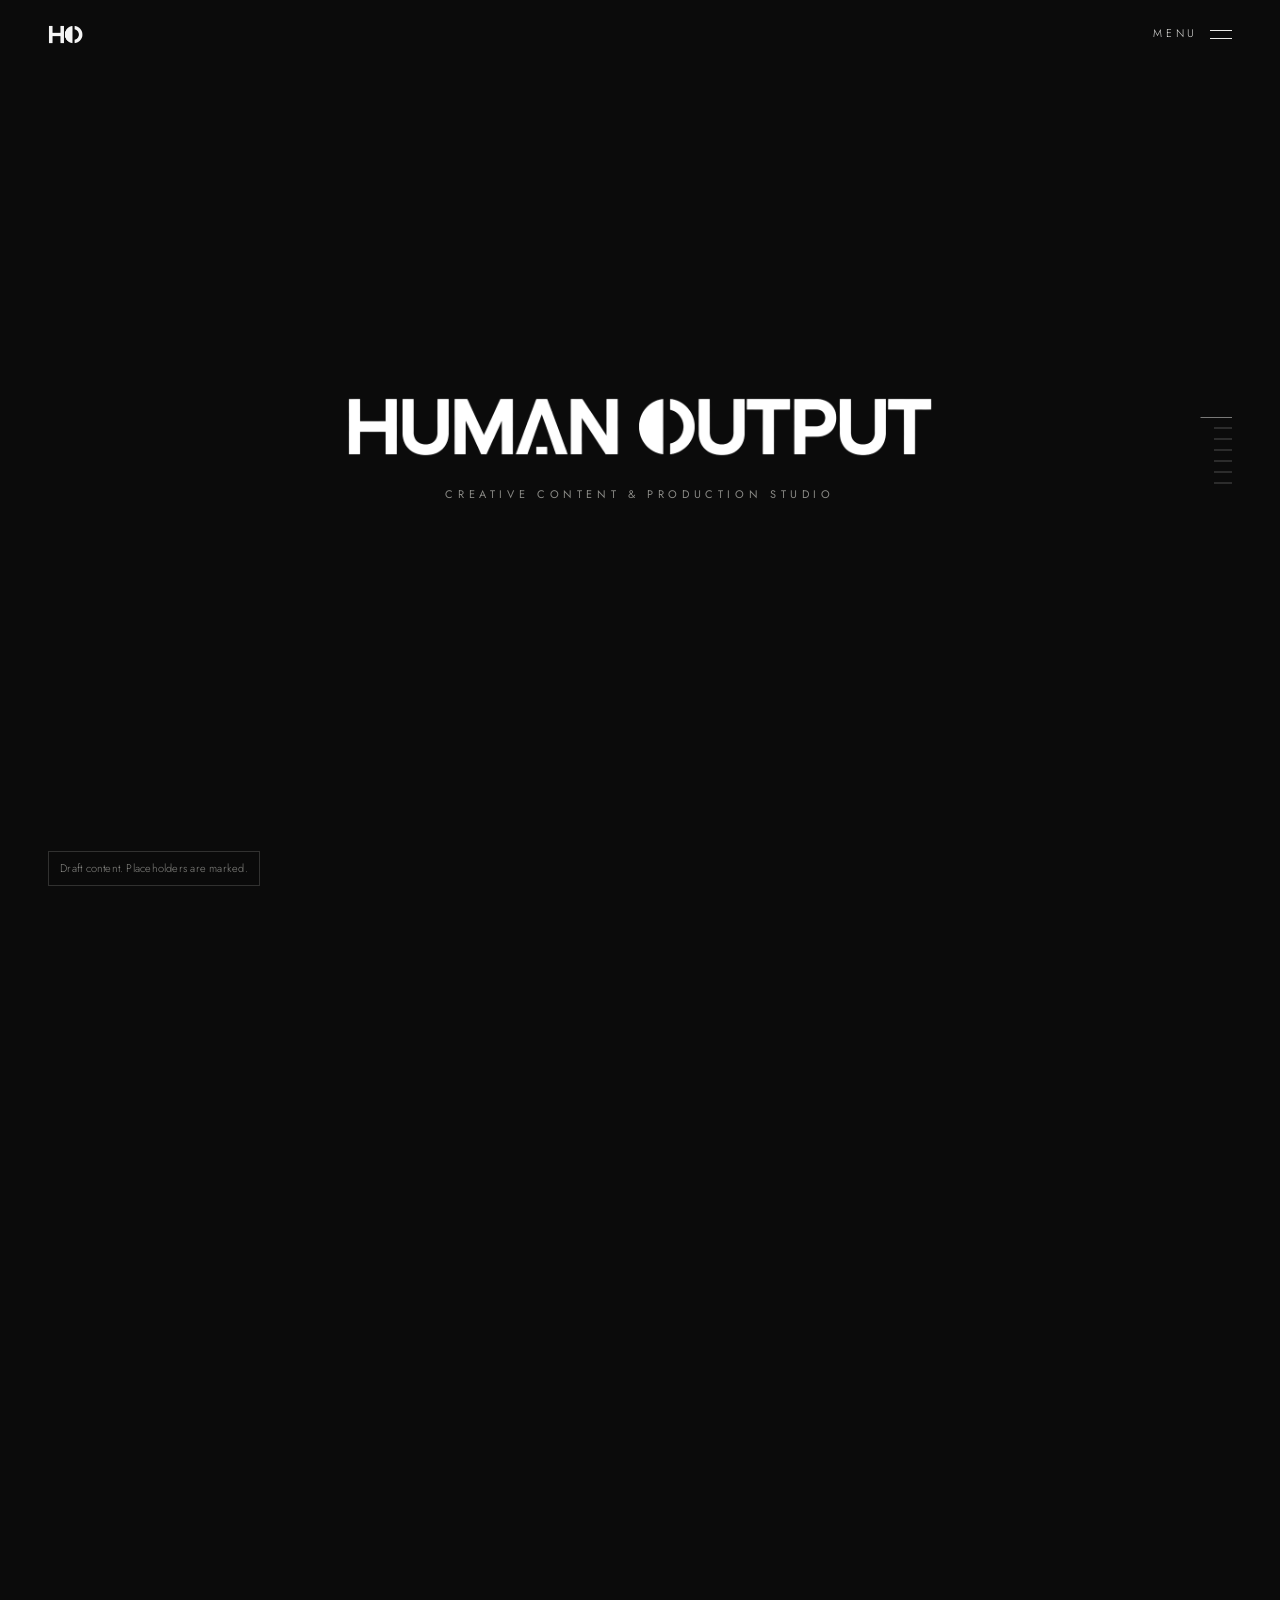
<file: index.html>
<!doctype html>
<html lang="en" class="no-js" data-draft="true">
<head>
<meta charset="utf-8">
<title>HUMAN OUTPUT</title>
<meta name="viewport" content="width=device-width, initial-scale=1, viewport-fit=cover">
<meta name="description" content="Creative content and production studio. Selected work.">
<meta name="theme-color" content="#0b0b0b">
<meta property="og:title" content="HUMAN OUTPUT">
<meta property="og:description" content="Creative content and production studio. Selected work.">
<meta property="og:type" content="website">
<meta property="og:image" content="assets/og.jpg">
<meta name="twitter:card" content="summary_large_image">
<link rel="icon" href="assets/favicon.png" sizes="256x256">
<link rel="apple-touch-icon" href="assets/apple-touch-icon.png">
<link rel="preconnect" href="https://fonts.googleapis.com">
<link rel="preconnect" href="https://fonts.gstatic.com" crossorigin>
<link rel="stylesheet" href="https://fonts.googleapis.com/css2?family=Jost:wght@300;400;500&display=swap">
<link rel="stylesheet" href="css/site.css">
</head>
<body>
<a class="skip-link" href="#main">Skip to content</a>
<header class="header">
  <a class="brand" href="index.html" aria-label="HUMAN OUTPUT, home">
    <img src="assets/monogram.png" alt="HUMAN OUTPUT" width="138" height="76" fetchpriority="high">
  </a>
  <button class="menu-toggle" type="button" aria-expanded="false" aria-controls="menu">
    <span class="menu-toggle__label-open">Menu</span>
    <span class="menu-toggle__label-close">Close</span>
    <span class="menu-toggle__bars" aria-hidden="true"><i></i><i></i></span>
  </button>
</header>

<div class="menu" id="menu">
  <div class="menu__body">
    <nav class="menu__nav" aria-label="Main">
      <a href="index.html" aria-current="page">Work</a>
      <a href="about.html">About</a>
      <a href="contact.html">Contact</a>
    </nav>
    <nav class="menu__index" aria-label="Projects">
      <ul><li><a href="work/marshall.html">Marshall</a></li><li><a href="work/sbdw.html">SBDW</a></li><li><a href="work/koto-athletic.html">Koto Athletic</a></li><li><a href="work/paloma.html">Paloma</a></li><li><a href="work/slice.html">Slice</a></li></ul>
    </nav>
  </div>
  <div class="menu__foot">
    <a href="mailto:hello@humanoutput.example"><span class="sweep">hello@humanoutput.example</span></a>
    <p class="meta">&copy; 2026 HUMAN OUTPUT</p>
  </div>
</div>
<main id="main" class="reel" data-reel>
  <section class="frame frame--card" aria-label="HUMAN OUTPUT">
    <div class="card__inner">
      <img class="card__wordmark" src="assets/wordmark.png" alt="HUMAN OUTPUT" width="1248" height="132" fetchpriority="high">
      <p class="card__line">Creative Content &amp; Production Studio</p>
    </div>
  </section>

  <article class="frame" data-tint-wide="media/marshall-wide-colour.jpg" data-tint-tall="media/marshall-tall-colour.jpg" data-subject-wide="28,24,48,50" data-subject-tall="5,35,74,25">
    <a class="frame__link" href="work/marshall.html">
      <picture>
        <source media="(max-aspect-ratio: 1/1)" srcset="media/marshall-tall.jpg" width="1080" height="1920">
        <img class="frame__base" src="media/marshall-wide.jpg" width="1920" height="1080" alt="A Marshall portable speaker tilted in mid air above a pale stone plinth, with a glass sphere floating alongside it.">
      </picture>
      <div class="frame__overlay" data-caption>
        <div class="frame__scrim"></div>
        <div class="frame__caption">
          <h2 class="frame__name"><span class="sweep">Marshall</span></h2>
          <p class="frame__tag">Sound in Motion</p>
          <p class="frame__disc">Product Film &amp; CGI</p>
        </div>
      </div>
    </a>
  </article>

  <article class="frame" data-tint-wide="media/sbdw-wide-colour.jpg" data-tint-tall="media/sbdw-tall-colour.jpg" data-subject-wide="29,4,28,91" data-subject-tall="9,0,79,96">
    <a class="frame__link" href="work/sbdw.html">
      <picture>
        <source media="(max-aspect-ratio: 1/1)" srcset="media/sbdw-tall.jpg" width="1080" height="1920">
        <img class="frame__base" src="media/sbdw-wide.jpg" width="1920" height="1080" alt="A yellow longboard standing upright against a rusted mesh fence on cracked concrete, its red wheels catching the last of the light." loading="lazy">
      </picture>
      <div class="frame__overlay" data-caption>
        <div class="frame__scrim"></div>
        <div class="frame__caption">
          <h2 class="frame__name"><span class="sweep">SBDW</span></h2>
          <p class="frame__disc">Social Content System &amp; Reels</p>
        </div>
      </div>
    </a>
  </article>

  <article class="frame">
    <a class="frame__link" href="work/koto-athletic.html">
      <img class="frame__base" src="media/koto-athletic.jpg" alt="Black training kit, a white tee and running shoes arranged around a white plinth in a bright studio." loading="lazy">
      <div class="frame__overlay" data-caption>
        <div class="frame__scrim"></div>
        <div class="frame__caption">
          <h2 class="frame__name"><span class="sweep">Koto Athletic</span></h2>
          <p class="frame__disc">Campaign &amp; Art Direction</p>
        </div>
      </div>
    </a>
  </article>

  <article class="frame">
    <a class="frame__link" href="work/paloma.html">
      <img class="frame__base" src="media/paloma.jpg" alt="A condensation covered aluminium can standing on concrete in hard directional sunlight." loading="lazy">
      <div class="frame__overlay" data-caption>
        <div class="frame__scrim"></div>
        <div class="frame__caption">
          <h2 class="frame__name"><span class="sweep">Paloma</span></h2>
          <p class="frame__disc">Product Launch &amp; Stills</p>
        </div>
      </div>
    </a>
  </article>

  <article class="frame">
    <a class="frame__link" href="work/slice.html">
      <img class="frame__base" src="media/slice-video.jpg" alt="A sprinter driving out of the blocks, caught in a multiple exposure against black." loading="lazy">
      <div class="frame__overlay" data-caption>
        <div class="frame__scrim"></div>
        <div class="frame__caption">
          <h2 class="frame__name"><span class="sweep">Slice</span></h2>
          <p class="frame__disc">Content System &amp; Film</p>
        </div>
      </div>
    </a>
  </article>

  <section class="frame frame--close" data-solid aria-label="Contact">
    <div class="close__inner" data-caption>
      <h2 class="close__head">Tell us what you&rsquo;re making.</h2>
      <a class="close__mail" href="mailto:hello@humanoutput.example"><span class="sweep">hello@humanoutput.example</span></a>
    </div>
  </section>

  <div class="runway" aria-hidden="true"></div>
</main>

<div class="ruler" aria-hidden="true"></div>
<!-- Remove data-draft="true" on <html> to hide all placeholder marking. -->
<p class="draft-chip">Draft content. Placeholders are marked.</p>
<script src="js/site.js"></script>
<script src="js/tint.js"></script>
<script src="js/shutter.js"></script>
</body>
</html>
</file>
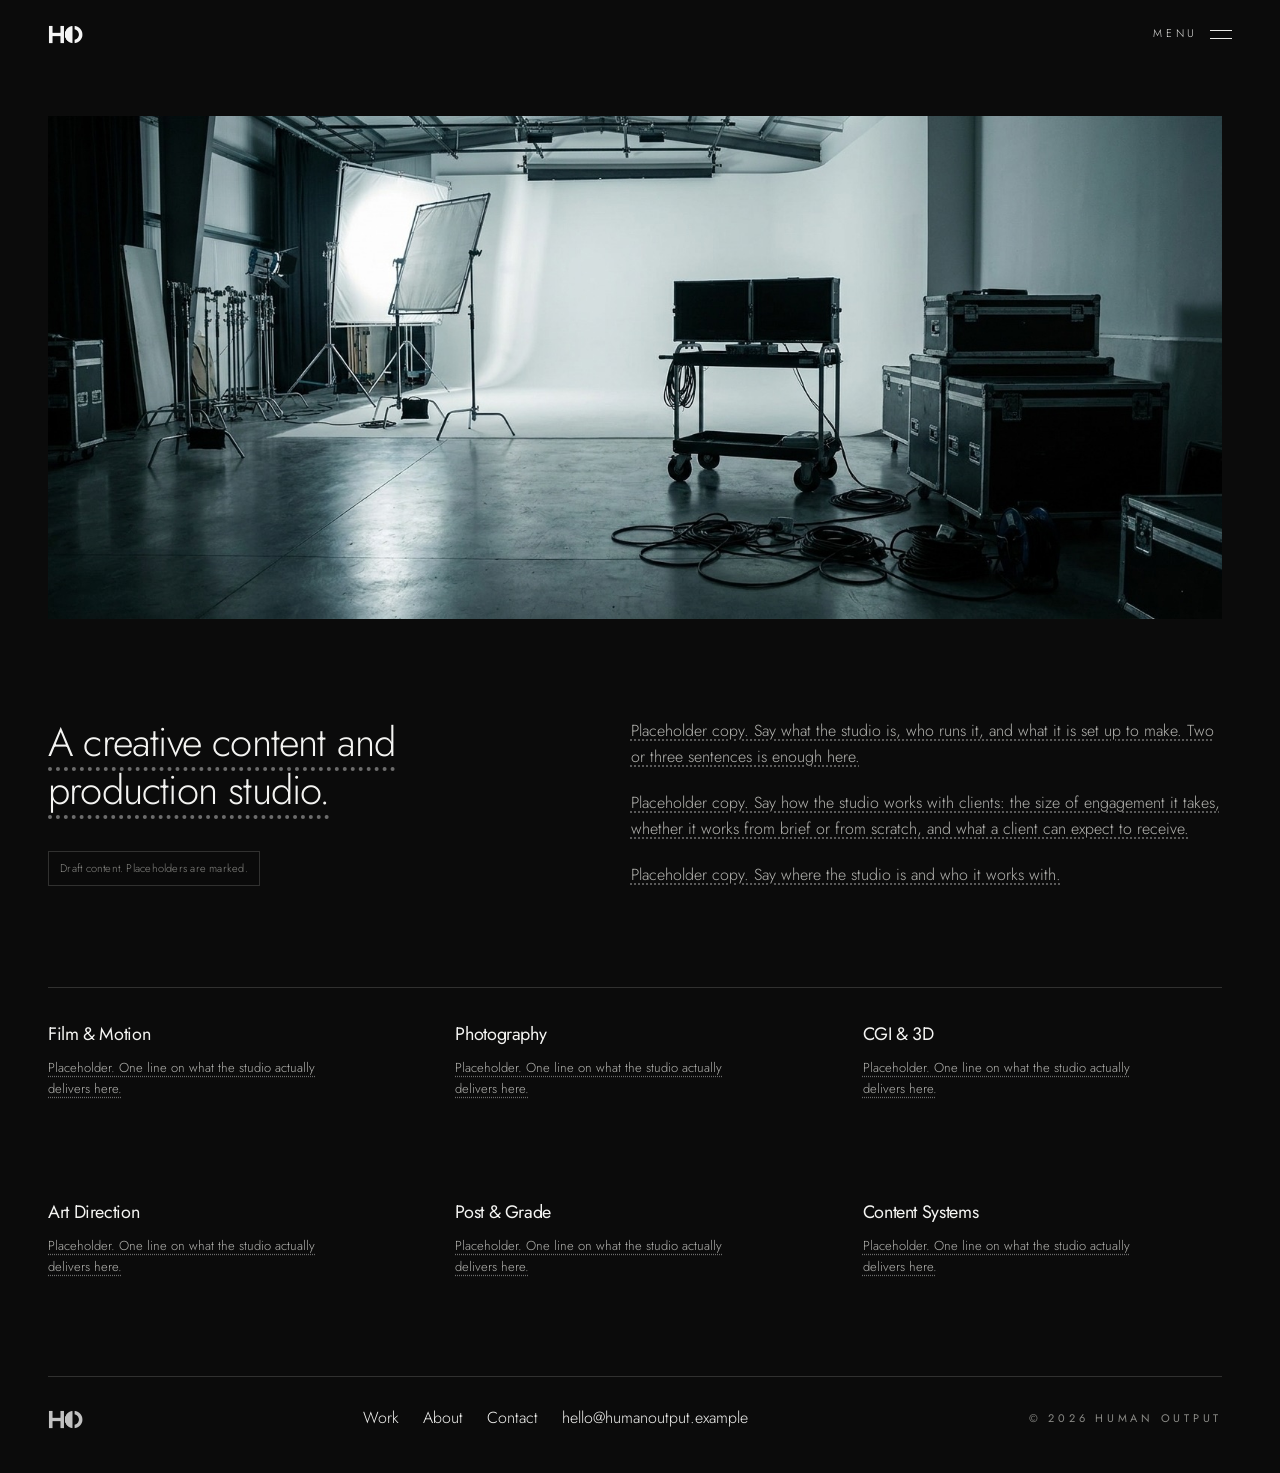
<file: about.html>
<!doctype html>
<html lang="en" class="no-js" data-draft="true">
<head>
<meta charset="utf-8">
<title>About - HUMAN OUTPUT</title>
<meta name="viewport" content="width=device-width, initial-scale=1, viewport-fit=cover">
<meta name="description" content="About HUMAN OUTPUT, a creative content and production studio.">
<meta name="theme-color" content="#0b0b0b">
<meta property="og:title" content="About - HUMAN OUTPUT">
<meta property="og:description" content="About HUMAN OUTPUT, a creative content and production studio.">
<meta property="og:type" content="website">
<meta property="og:image" content="assets/og.jpg">
<meta name="twitter:card" content="summary_large_image">
<link rel="icon" href="assets/favicon.png" sizes="256x256">
<link rel="apple-touch-icon" href="assets/apple-touch-icon.png">
<link rel="preconnect" href="https://fonts.googleapis.com">
<link rel="preconnect" href="https://fonts.gstatic.com" crossorigin>
<link rel="stylesheet" href="https://fonts.googleapis.com/css2?family=Jost:wght@300;400;500&display=swap">
<link rel="stylesheet" href="css/site.css">
</head>
<body>
<a class="skip-link" href="#main">Skip to content</a>
<header class="header">
  <a class="brand" href="index.html" aria-label="HUMAN OUTPUT, home">
    <img src="assets/monogram.png" alt="HUMAN OUTPUT" width="138" height="76" fetchpriority="high">
  </a>
  <button class="menu-toggle" type="button" aria-expanded="false" aria-controls="menu">
    <span class="menu-toggle__label-open">Menu</span>
    <span class="menu-toggle__label-close">Close</span>
    <span class="menu-toggle__bars" aria-hidden="true"><i></i><i></i></span>
  </button>
</header>

<div class="menu" id="menu">
  <div class="menu__body">
    <nav class="menu__nav" aria-label="Main">
      <a href="index.html">Work</a>
      <a href="about.html" aria-current="page">About</a>
      <a href="contact.html">Contact</a>
    </nav>
    <nav class="menu__index" aria-label="Projects">
      <ul><li><a href="work/marshall.html">Marshall</a></li><li><a href="work/sbdw.html">SBDW</a></li><li><a href="work/koto-athletic.html">Koto Athletic</a></li><li><a href="work/paloma.html">Paloma</a></li><li><a href="work/slice.html">Slice</a></li></ul>
    </nav>
  </div>
  <div class="menu__foot">
    <a href="mailto:hello@humanoutput.example"><span class="sweep">hello@humanoutput.example</span></a>
    <p class="meta">&copy; 2026 HUMAN OUTPUT</p>
  </div>
</div>
<main id="main" class="page">
  <div class="shell">
    <div class="bleed bleed--wide" style="margin-top:var(--gut)">
      <img src="media/studio.jpg" alt="An empty production studio with a lit cyclorama, a lighting stand and flight cases along the wall." fetchpriority="high">
    </div>

    <div class="duo">
      <h1 class="statement"><span class="ph">A creative content and production studio.</span></h1>
      <div class="prose">
        <p><span class="ph">Placeholder copy. Say what the studio is, who runs it, and what it is set up to make. Two or three sentences is enough here.</span></p>
        <p><span class="ph">Placeholder copy. Say how the studio works with clients: the size of engagement it takes, whether it works from brief or from scratch, and what a client can expect to receive.</span></p>
        <p><span class="ph">Placeholder copy. Say where the studio is and who it works with.</span></p>
      </div>
    </div>

    <div class="capabilities">
    <div class="capability">
      <h2>Film &amp; Motion</h2>
      <p><span class="ph">Placeholder. One line on what the studio actually delivers here.</span></p>
    </div>
    <div class="capability">
      <h2>Photography</h2>
      <p><span class="ph">Placeholder. One line on what the studio actually delivers here.</span></p>
    </div>
    <div class="capability">
      <h2>CGI &amp; 3D</h2>
      <p><span class="ph">Placeholder. One line on what the studio actually delivers here.</span></p>
    </div>
    <div class="capability">
      <h2>Art Direction</h2>
      <p><span class="ph">Placeholder. One line on what the studio actually delivers here.</span></p>
    </div>
    <div class="capability">
      <h2>Post &amp; Grade</h2>
      <p><span class="ph">Placeholder. One line on what the studio actually delivers here.</span></p>
    </div>
    <div class="capability">
      <h2>Content Systems</h2>
      <p><span class="ph">Placeholder. One line on what the studio actually delivers here.</span></p>
    </div>
    </div>

<footer class="footer">
  <a class="brand" href="index.html" aria-label="HUMAN OUTPUT, home">
    <img class="footer__mark" src="assets/monogram.png" alt="HUMAN OUTPUT" width="138" height="76" loading="lazy">
  </a>
  <nav aria-label="Footer">
    <a href="index.html"><span class="sweep">Work</span></a>
    <a href="about.html"><span class="sweep">About</span></a>
    <a href="contact.html"><span class="sweep">Contact</span></a>
    <a href="mailto:hello@humanoutput.example"><span class="sweep">hello@humanoutput.example</span></a>
  </nav>
  <p class="meta">&copy; 2026 HUMAN OUTPUT</p>
</footer>
  </div>
</main>

<!-- Remove data-draft="true" on <html> to hide all placeholder marking. -->
<p class="draft-chip">Draft content. Placeholders are marked.</p>
<script src="js/site.js"></script>
</body>
</html>
</file>
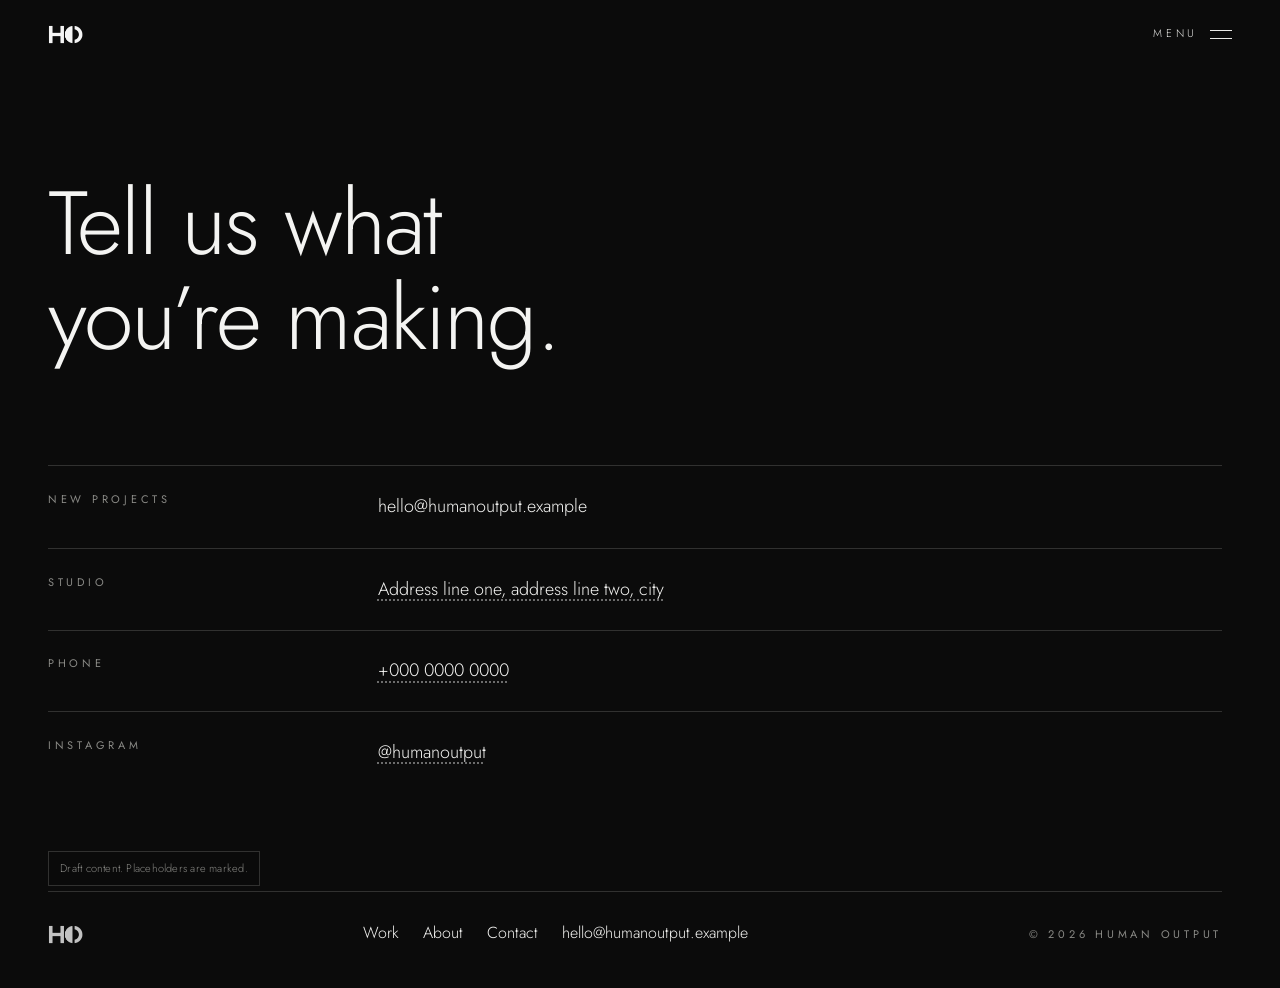
<file: contact.html>
<!doctype html>
<html lang="en" class="no-js" data-draft="true">
<head>
<meta charset="utf-8">
<title>Contact - HUMAN OUTPUT</title>
<meta name="viewport" content="width=device-width, initial-scale=1, viewport-fit=cover">
<meta name="description" content="Contact HUMAN OUTPUT.">
<meta name="theme-color" content="#0b0b0b">
<meta property="og:title" content="Contact - HUMAN OUTPUT">
<meta property="og:description" content="Contact HUMAN OUTPUT.">
<meta property="og:type" content="website">
<meta property="og:image" content="assets/og.jpg">
<meta name="twitter:card" content="summary_large_image">
<link rel="icon" href="assets/favicon.png" sizes="256x256">
<link rel="apple-touch-icon" href="assets/apple-touch-icon.png">
<link rel="preconnect" href="https://fonts.googleapis.com">
<link rel="preconnect" href="https://fonts.gstatic.com" crossorigin>
<link rel="stylesheet" href="https://fonts.googleapis.com/css2?family=Jost:wght@300;400;500&display=swap">
<link rel="stylesheet" href="css/site.css">
</head>
<body>
<a class="skip-link" href="#main">Skip to content</a>
<header class="header">
  <a class="brand" href="index.html" aria-label="HUMAN OUTPUT, home">
    <img src="assets/monogram.png" alt="HUMAN OUTPUT" width="138" height="76" fetchpriority="high">
  </a>
  <button class="menu-toggle" type="button" aria-expanded="false" aria-controls="menu">
    <span class="menu-toggle__label-open">Menu</span>
    <span class="menu-toggle__label-close">Close</span>
    <span class="menu-toggle__bars" aria-hidden="true"><i></i><i></i></span>
  </button>
</header>

<div class="menu" id="menu">
  <div class="menu__body">
    <nav class="menu__nav" aria-label="Main">
      <a href="index.html">Work</a>
      <a href="about.html">About</a>
      <a href="contact.html" aria-current="page">Contact</a>
    </nav>
    <nav class="menu__index" aria-label="Projects">
      <ul><li><a href="work/marshall.html">Marshall</a></li><li><a href="work/sbdw.html">SBDW</a></li><li><a href="work/koto-athletic.html">Koto Athletic</a></li><li><a href="work/paloma.html">Paloma</a></li><li><a href="work/slice.html">Slice</a></li></ul>
    </nav>
  </div>
  <div class="menu__foot">
    <a href="mailto:hello@humanoutput.example"><span class="sweep">hello@humanoutput.example</span></a>
    <p class="meta">&copy; 2026 HUMAN OUTPUT</p>
  </div>
</div>
<main id="main" class="page">
  <div class="shell">
    <h1 class="contact-head" style="margin-top:clamp(3rem,12vh,7rem)">Tell us what you&rsquo;re making.</h1>

    <div class="contact-rows">
    <div class="contact-row">
      <p class="meta">New projects</p>
      <div class="contact-row__value"><a href="mailto:hello@humanoutput.example"><span class="sweep">hello@humanoutput.example</span></a></div>
    </div>
    <div class="contact-row">
      <p class="meta">Studio</p>
      <div class="contact-row__value"><span class="ph">Address line one, address line two, city</span></div>
    </div>
    <div class="contact-row">
      <p class="meta">Phone</p>
      <div class="contact-row__value"><span class="ph">+000 0000 0000</span></div>
    </div>
    <div class="contact-row">
      <p class="meta">Instagram</p>
      <div class="contact-row__value"><span class="ph">@humanoutput</span></div>
    </div>
    </div>

<footer class="footer">
  <a class="brand" href="index.html" aria-label="HUMAN OUTPUT, home">
    <img class="footer__mark" src="assets/monogram.png" alt="HUMAN OUTPUT" width="138" height="76" loading="lazy">
  </a>
  <nav aria-label="Footer">
    <a href="index.html"><span class="sweep">Work</span></a>
    <a href="about.html"><span class="sweep">About</span></a>
    <a href="contact.html"><span class="sweep">Contact</span></a>
    <a href="mailto:hello@humanoutput.example"><span class="sweep">hello@humanoutput.example</span></a>
  </nav>
  <p class="meta">&copy; 2026 HUMAN OUTPUT</p>
</footer>
  </div>
</main>

<!-- Remove data-draft="true" on <html> to hide all placeholder marking. -->
<p class="draft-chip">Draft content. Placeholders are marked.</p>
<script src="js/site.js"></script>
</body>
</html>
</file>
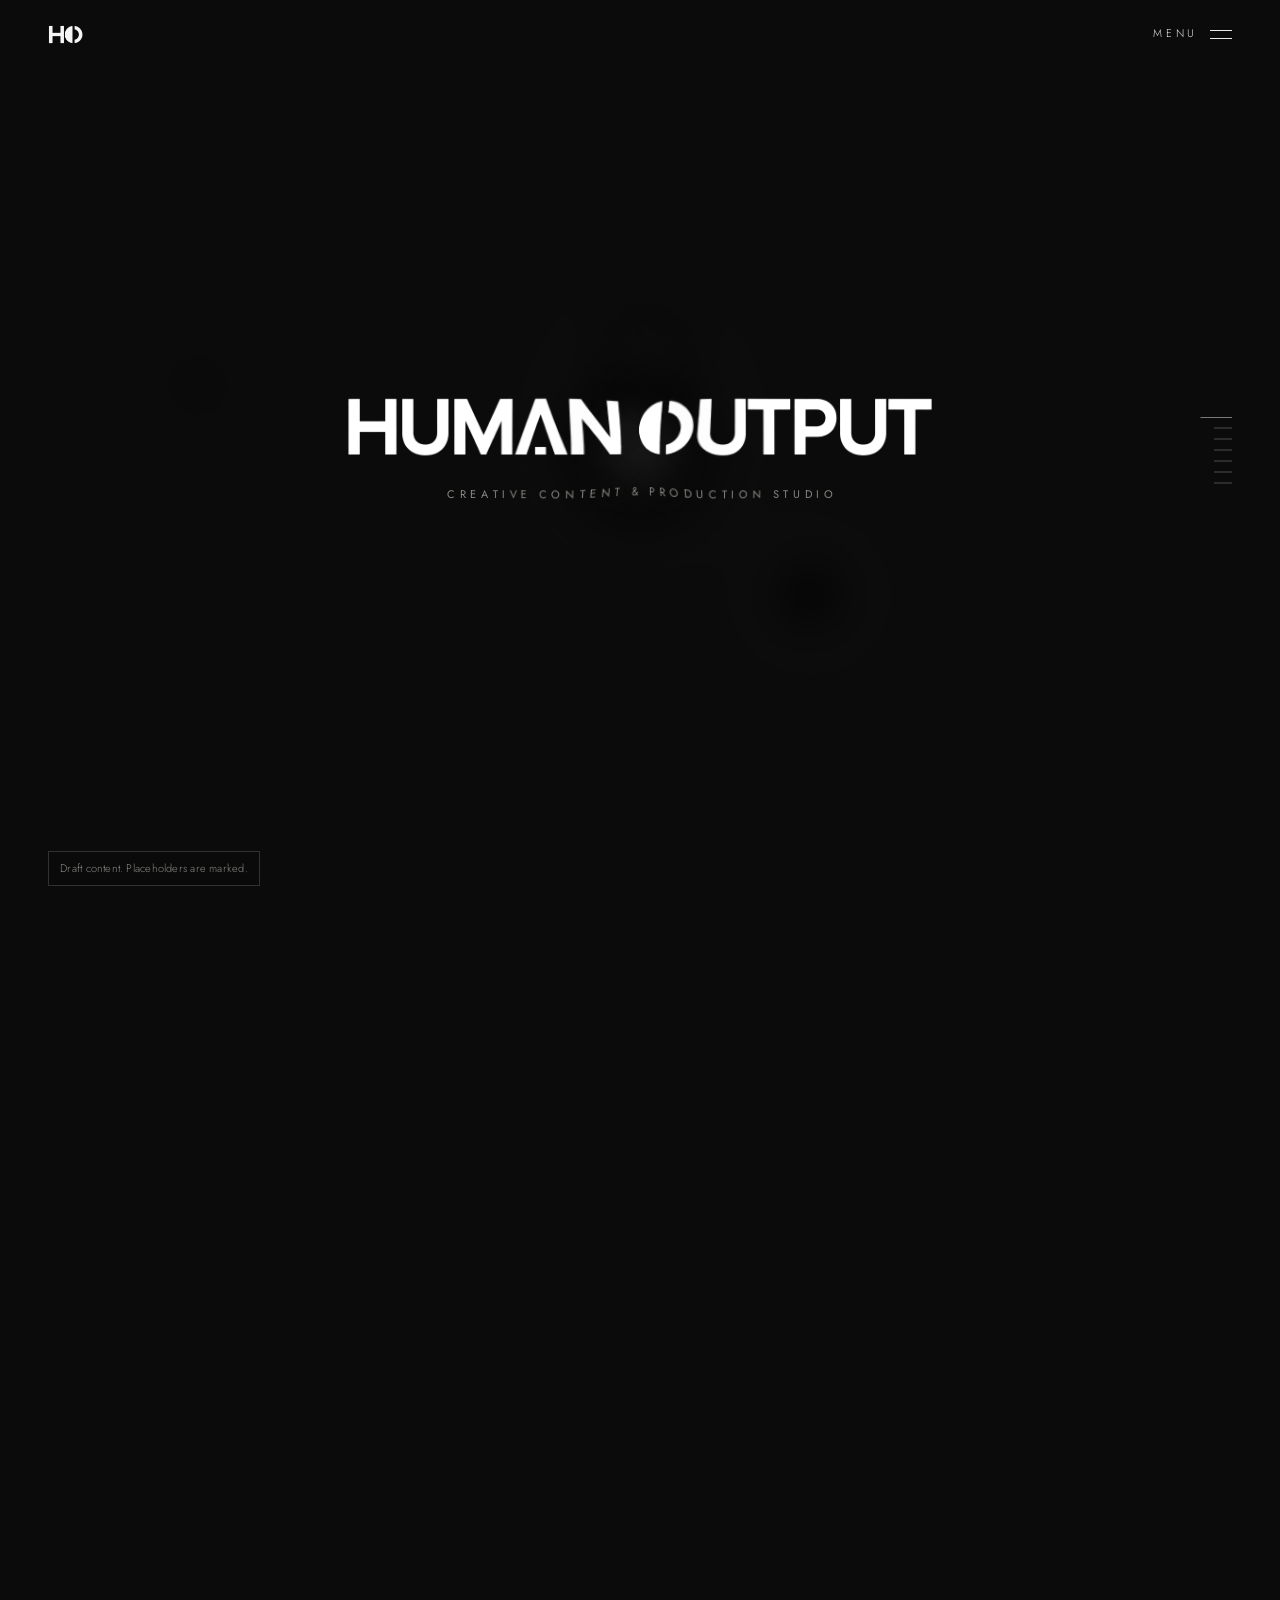
<file: hero-water.html>
<!doctype html>
<html lang="en" class="no-js" data-draft="true">
<head>
<meta charset="utf-8">
<title>HUMAN OUTPUT — Water</title>
<meta name="viewport" content="width=device-width, initial-scale=1, viewport-fit=cover">
<meta name="description" content="Creative content and production studio. Selected work.">
<meta name="theme-color" content="#0b0b0b">
<meta property="og:title" content="HUMAN OUTPUT">
<meta property="og:description" content="Creative content and production studio. Selected work.">
<meta property="og:type" content="website">
<meta property="og:image" content="assets/og.jpg">
<meta name="twitter:card" content="summary_large_image">
<link rel="icon" href="assets/favicon.png" sizes="256x256">
<link rel="apple-touch-icon" href="assets/apple-touch-icon.png">
<link rel="preconnect" href="https://fonts.googleapis.com">
<link rel="preconnect" href="https://fonts.gstatic.com" crossorigin>
<link rel="stylesheet" href="https://fonts.googleapis.com/css2?family=Jost:wght@300;400;500&display=swap">
<link rel="stylesheet" href="css/site.css">
<link rel="stylesheet" href="css/hero-water.css">
</head>
<body>
<a class="skip-link" href="#main">Skip to content</a>
<header class="header">
  <a class="brand" href="hero-water.html" aria-label="HUMAN OUTPUT, home">
    <img src="assets/monogram.png" alt="HUMAN OUTPUT" width="138" height="76" fetchpriority="high">
  </a>
  <button class="menu-toggle" type="button" aria-expanded="false" aria-controls="menu">
    <span class="menu-toggle__label-open">Menu</span>
    <span class="menu-toggle__label-close">Close</span>
    <span class="menu-toggle__bars" aria-hidden="true"><i></i><i></i></span>
  </button>
</header>

<div class="menu" id="menu">
  <div class="menu__body">
    <nav class="menu__nav" aria-label="Main">
      <a href="hero-water.html" aria-current="page">Work</a>
      <a href="about.html">About</a>
      <a href="contact.html">Contact</a>
    </nav>
    <nav class="menu__index" aria-label="Projects">
      <ul><li><a href="work/marshall.html">Marshall</a></li><li><a href="work/sbdw.html">SBDW</a></li><li><a href="work/koto-athletic.html">Koto Athletic</a></li><li><a href="work/paloma.html">Paloma</a></li><li><a href="work/slice.html">Slice</a></li></ul>
    </nav>
  </div>
  <div class="menu__foot">
    <a href="mailto:hello@humanoutput.example"><span class="sweep">hello@humanoutput.example</span></a>
    <p class="meta">&copy; 2026 HUMAN OUTPUT</p>
  </div>
</div>
<main id="main" class="reel" data-reel>
  <section class="frame frame--card" data-water aria-label="HUMAN OUTPUT">
    <div class="card__inner">
      <img class="card__wordmark" src="assets/wordmark.png" alt="HUMAN OUTPUT" width="1248" height="132" fetchpriority="high">
      <p class="card__line">Creative Content &amp; Production Studio</p>
    </div>
  </section>

  <article class="frame" data-tint-wide="media/marshall-wide-colour.jpg" data-tint-tall="media/marshall-tall-colour.jpg" data-subject-wide="28,24,48,50" data-subject-tall="5,35,74,25">
    <a class="frame__link" href="work/marshall.html">
      <picture>
        <source media="(max-aspect-ratio: 1/1)" srcset="media/marshall-tall.jpg" width="1080" height="1920">
        <img class="frame__base" src="media/marshall-wide.jpg" width="1920" height="1080" alt="A Marshall portable speaker tilted in mid air above a pale stone plinth, with a glass sphere floating alongside it.">
      </picture>
      <div class="frame__overlay" data-caption>
        <div class="frame__scrim"></div>
        <div class="frame__caption">
          <h2 class="frame__name"><span class="sweep">Marshall</span></h2>
          <p class="frame__tag">Sound in Motion</p>
          <p class="frame__disc">Product Film &amp; CGI</p>
        </div>
      </div>
    </a>
  </article>

  <article class="frame" data-tint-wide="media/sbdw-wide-colour.jpg" data-tint-tall="media/sbdw-tall-colour.jpg" data-subject-wide="29,4,28,91" data-subject-tall="9,0,79,96">
    <a class="frame__link" href="work/sbdw.html">
      <picture>
        <source media="(max-aspect-ratio: 1/1)" srcset="media/sbdw-tall.jpg" width="1080" height="1920">
        <img class="frame__base" src="media/sbdw-wide.jpg" width="1920" height="1080" alt="A yellow longboard standing upright against a rusted mesh fence on cracked concrete, its red wheels catching the last of the light." loading="lazy">
      </picture>
      <div class="frame__overlay" data-caption>
        <div class="frame__scrim"></div>
        <div class="frame__caption">
          <h2 class="frame__name"><span class="sweep">SBDW</span></h2>
          <p class="frame__disc">Social Content System &amp; Reels</p>
        </div>
      </div>
    </a>
  </article>

  <article class="frame">
    <a class="frame__link" href="work/koto-athletic.html">
      <img class="frame__base" src="media/koto-athletic.jpg" alt="Black training kit, a white tee and running shoes arranged around a white plinth in a bright studio." loading="lazy">
      <div class="frame__overlay" data-caption>
        <div class="frame__scrim"></div>
        <div class="frame__caption">
          <h2 class="frame__name"><span class="sweep">Koto Athletic</span></h2>
          <p class="frame__disc">Campaign &amp; Art Direction</p>
        </div>
      </div>
    </a>
  </article>

  <article class="frame">
    <a class="frame__link" href="work/paloma.html">
      <img class="frame__base" src="media/paloma.jpg" alt="A condensation covered aluminium can standing on concrete in hard directional sunlight." loading="lazy">
      <div class="frame__overlay" data-caption>
        <div class="frame__scrim"></div>
        <div class="frame__caption">
          <h2 class="frame__name"><span class="sweep">Paloma</span></h2>
          <p class="frame__disc">Product Launch &amp; Stills</p>
        </div>
      </div>
    </a>
  </article>

  <article class="frame">
    <a class="frame__link" href="work/slice.html">
      <img class="frame__base" src="media/slice-video.jpg" alt="A sprinter driving out of the blocks, caught in a multiple exposure against black." loading="lazy">
      <div class="frame__overlay" data-caption>
        <div class="frame__scrim"></div>
        <div class="frame__caption">
          <h2 class="frame__name"><span class="sweep">Slice</span></h2>
          <p class="frame__disc">Content System &amp; Film</p>
        </div>
      </div>
    </a>
  </article>

  <section class="frame frame--close" data-solid aria-label="Contact">
    <div class="close__inner" data-caption>
      <h2 class="close__head">Tell us what you&rsquo;re making.</h2>
      <a class="close__mail" href="mailto:hello@humanoutput.example"><span class="sweep">hello@humanoutput.example</span></a>
    </div>
  </section>

  <div class="runway" aria-hidden="true"></div>
</main>

<div class="ruler" aria-hidden="true"></div>
<!-- Remove data-draft="true" on <html> to hide all placeholder marking. -->
<p class="draft-chip">Draft content. Placeholders are marked.</p>
<script src="js/site.js"></script>
<script src="js/tint.js"></script>
<script src="js/shutter.js"></script>
<script src="js/hero-water.js"></script>
<script src="js/frame-ripple.js"></script>
</body>
</html>
</file>
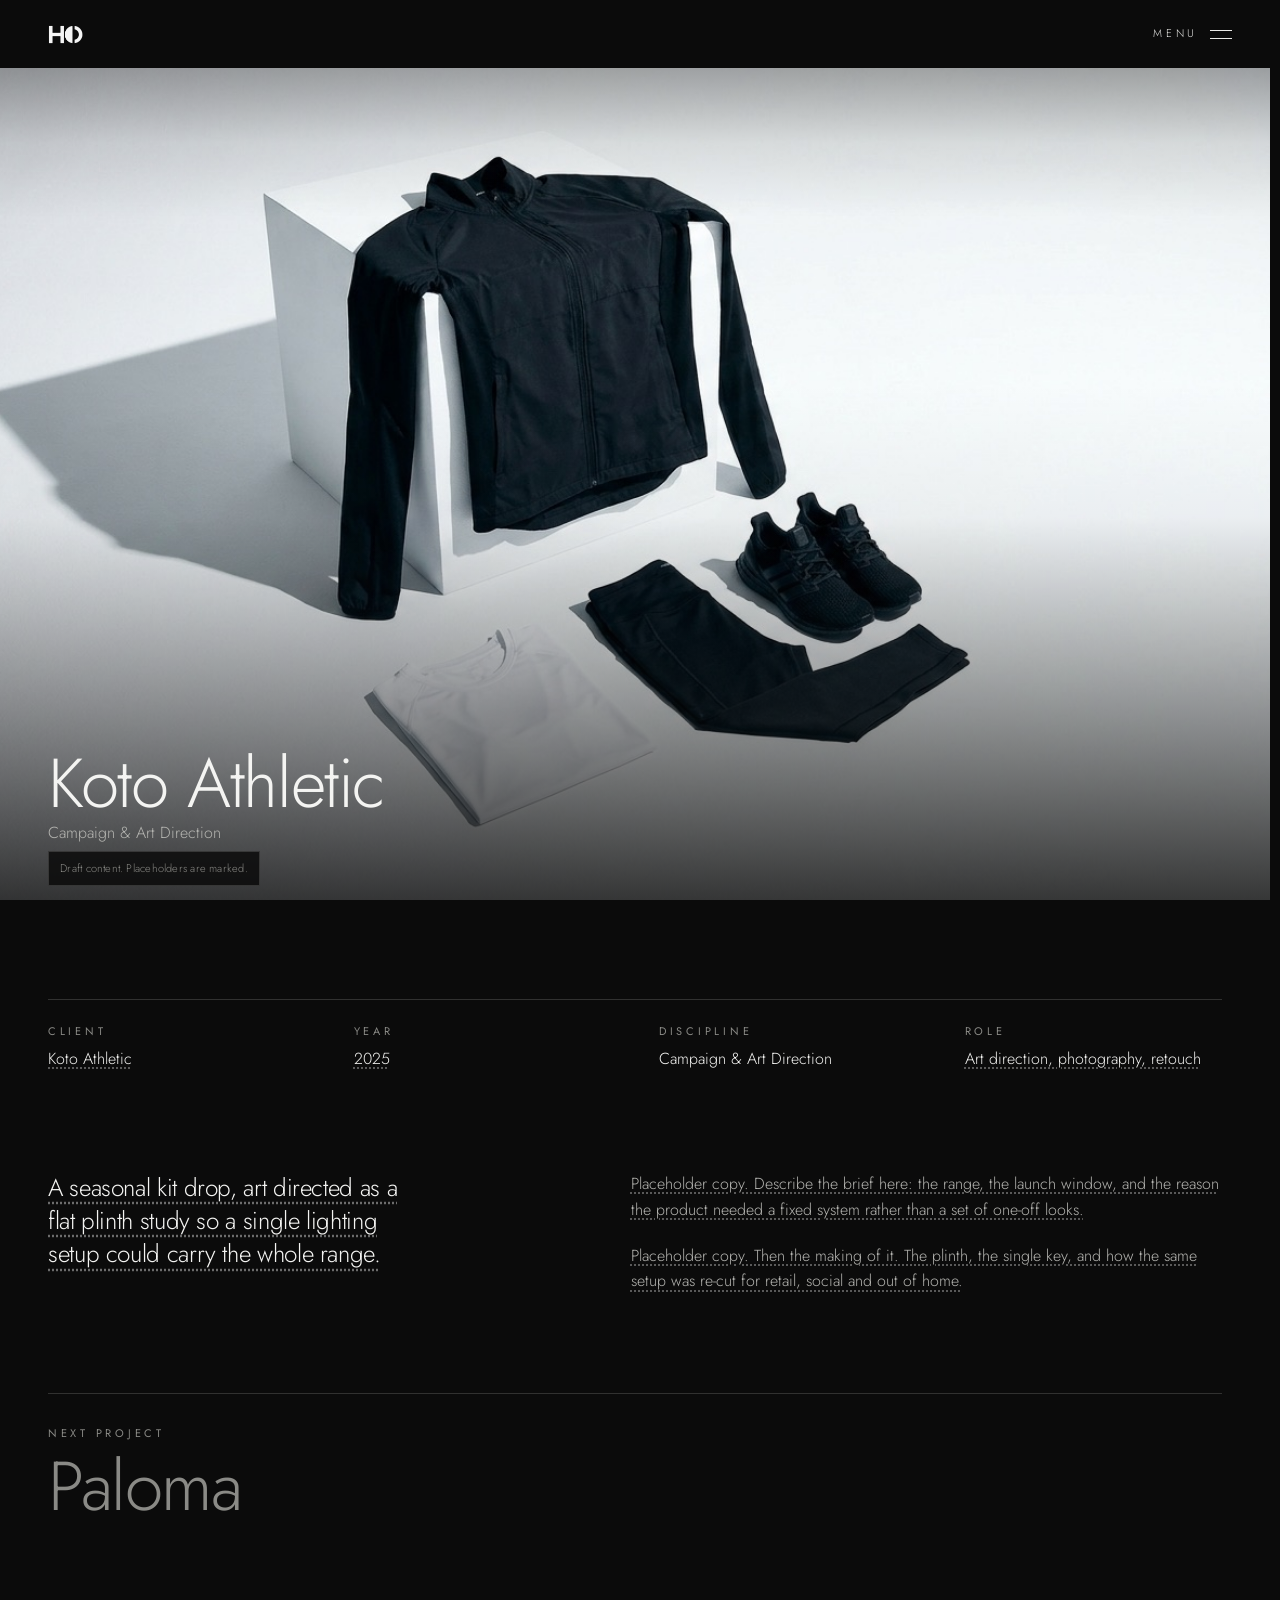
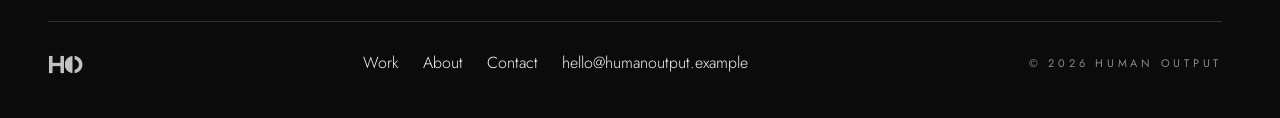
<file: work/koto-athletic.html>
<!doctype html>
<html lang="en" class="no-js" data-draft="true">
<head>
<meta charset="utf-8">
<title>Koto Athletic - HUMAN OUTPUT</title>
<meta name="viewport" content="width=device-width, initial-scale=1, viewport-fit=cover">
<meta name="description" content="Campaign & Art Direction for Koto Athletic.">
<meta name="theme-color" content="#0b0b0b">
<meta property="og:title" content="Koto Athletic - HUMAN OUTPUT">
<meta property="og:description" content="Campaign & Art Direction for Koto Athletic.">
<meta property="og:type" content="website">
<meta property="og:image" content="../assets/og.jpg">
<meta name="twitter:card" content="summary_large_image">
<link rel="icon" href="../assets/favicon.png" sizes="256x256">
<link rel="apple-touch-icon" href="../assets/apple-touch-icon.png">
<link rel="preconnect" href="https://fonts.googleapis.com">
<link rel="preconnect" href="https://fonts.gstatic.com" crossorigin>
<link rel="stylesheet" href="https://fonts.googleapis.com/css2?family=Jost:wght@300;400;500&display=swap">
<link rel="stylesheet" href="../css/site.css">
</head>
<body>
<a class="skip-link" href="#main">Skip to content</a>
<header class="header">
  <a class="brand" href="../index.html" aria-label="HUMAN OUTPUT, home">
    <img src="../assets/monogram.png" alt="HUMAN OUTPUT" width="138" height="76" fetchpriority="high">
  </a>
  <button class="menu-toggle" type="button" aria-expanded="false" aria-controls="menu">
    <span class="menu-toggle__label-open">Menu</span>
    <span class="menu-toggle__label-close">Close</span>
    <span class="menu-toggle__bars" aria-hidden="true"><i></i><i></i></span>
  </button>
</header>

<div class="menu" id="menu">
  <div class="menu__body">
    <nav class="menu__nav" aria-label="Main">
      <a href="../index.html" aria-current="page">Work</a>
      <a href="../about.html">About</a>
      <a href="../contact.html">Contact</a>
    </nav>
    <nav class="menu__index" aria-label="Projects">
      <ul><li><a href="../work/marshall.html">Marshall</a></li><li><a href="../work/sbdw.html">SBDW</a></li><li><a href="../work/koto-athletic.html">Koto Athletic</a></li><li><a href="../work/paloma.html">Paloma</a></li><li><a href="../work/slice.html">Slice</a></li></ul>
    </nav>
  </div>
  <div class="menu__foot">
    <a href="mailto:hello@humanoutput.example"><span class="sweep">hello@humanoutput.example</span></a>
    <p class="meta">&copy; 2026 HUMAN OUTPUT</p>
  </div>
</div>
<main id="main" class="page">
  <div class="hero">
    <img src="../media/koto-athletic.jpg" alt="Black training kit, a white tee and running shoes arranged around a white plinth in a bright studio." fetchpriority="high">
    <div class="frame__scrim"></div>
    <div class="hero__caption">
      <h1 class="hero__name">Koto Athletic</h1>
      <p class="frame__disc">Campaign &amp; Art Direction</p>
    </div>
  </div>

  <div class="shell">
  <dl class="factsheet">
    <div><dt class="meta">Client</dt><dd><span class="ph">Koto Athletic</span></dd></div>
    <div><dt class="meta">Year</dt><dd><span class="ph">2025</span></dd></div>
    <div><dt class="meta">Discipline</dt><dd>Campaign &amp; Art Direction</dd></div>
    <div><dt class="meta">Role</dt><dd><span class="ph">Art direction, photography, retouch</span></dd></div>
  </dl>

  <div class="duo">
    <p class="lead"><span class="ph">A seasonal kit drop, art directed as a flat plinth study so a single lighting setup could carry the whole range.</span></p>
    <div class="prose">
      <p><span class="ph">Placeholder copy. Describe the brief here: the range, the launch window, and the reason the product needed a fixed system rather than a set of one-off looks.</span></p>
      <p><span class="ph">Placeholder copy. Then the making of it. The plinth, the single key, and how the same setup was re-cut for retail, social and out of home.</span></p>
    </div>
  </div>


  <a class="next-work" href="paloma.html">
    <p class="meta">Next project</p>
    <p class="next-work__name">Paloma</p>
  </a>

<footer class="footer">
  <a class="brand" href="../index.html" aria-label="HUMAN OUTPUT, home">
    <img class="footer__mark" src="../assets/monogram.png" alt="HUMAN OUTPUT" width="138" height="76" loading="lazy">
  </a>
  <nav aria-label="Footer">
    <a href="../index.html"><span class="sweep">Work</span></a>
    <a href="../about.html"><span class="sweep">About</span></a>
    <a href="../contact.html"><span class="sweep">Contact</span></a>
    <a href="mailto:hello@humanoutput.example"><span class="sweep">hello@humanoutput.example</span></a>
  </nav>
  <p class="meta">&copy; 2026 HUMAN OUTPUT</p>
</footer>
  </div>
</main>

<!-- Remove data-draft="true" on <html> to hide all placeholder marking. -->
<p class="draft-chip">Draft content. Placeholders are marked.</p>
<script src="../js/site.js"></script>
</body>
</html>
</file>
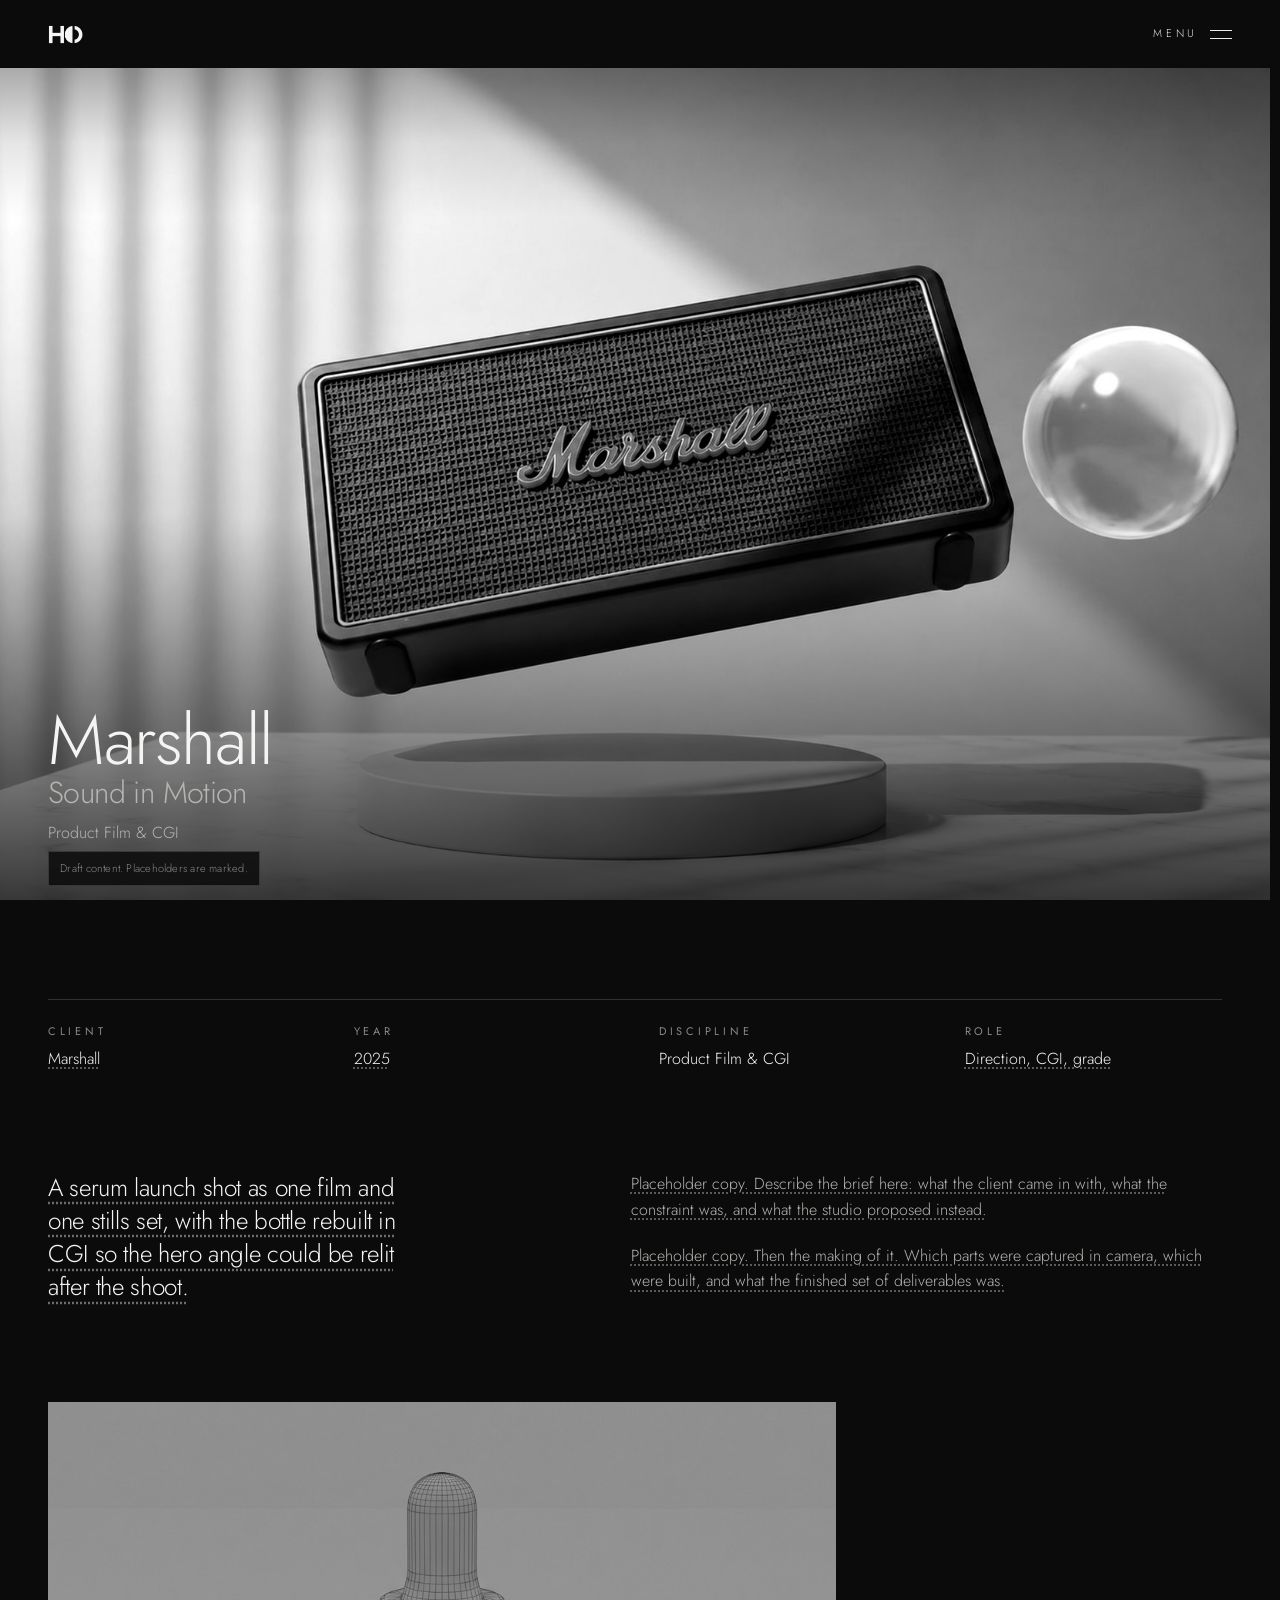
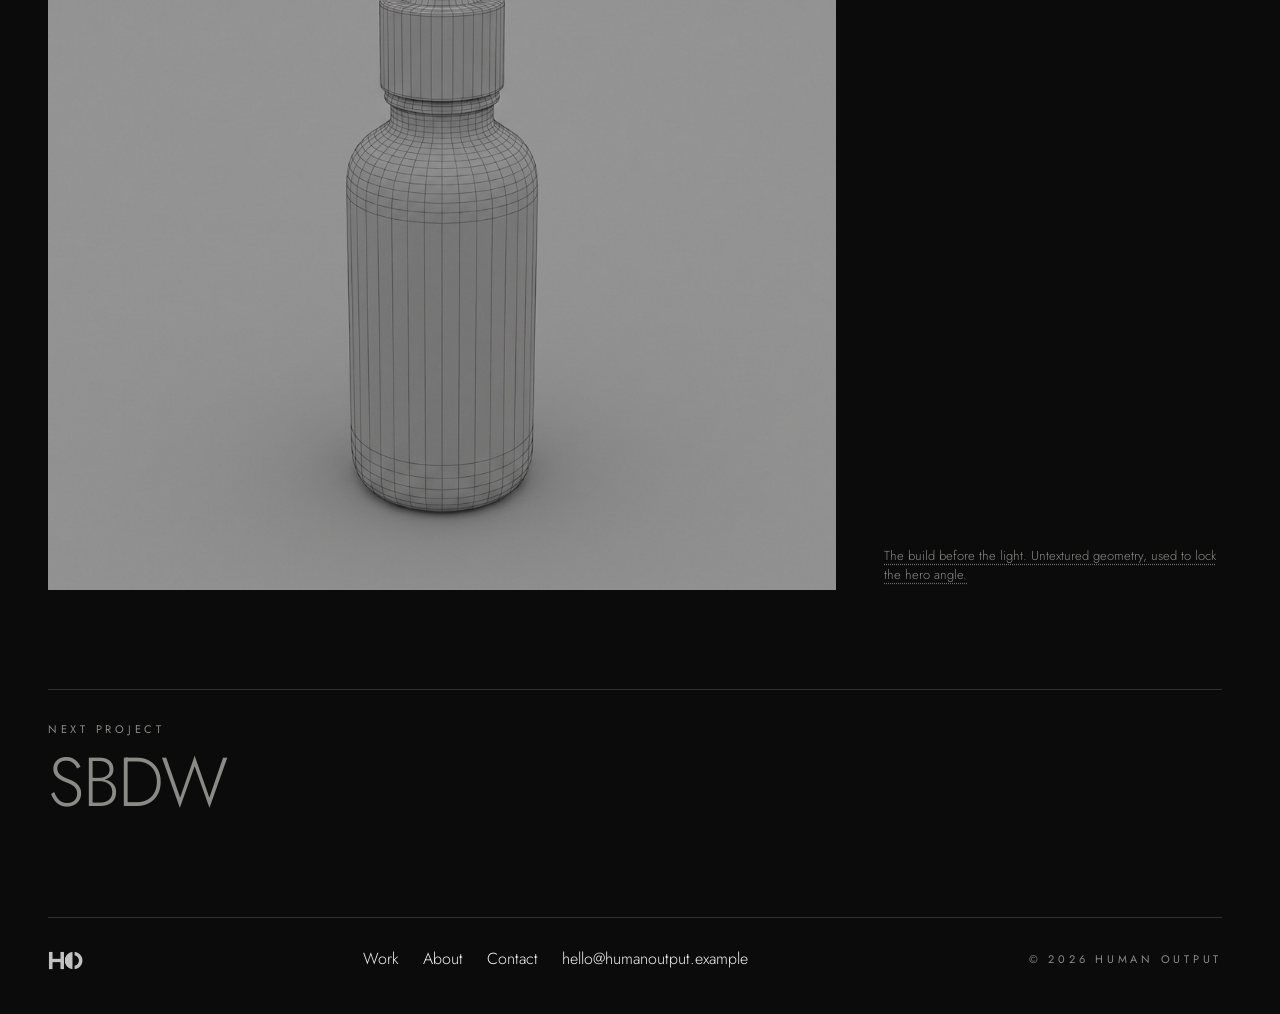
<file: work/marshall.html>
<!doctype html>
<html lang="en" class="no-js" data-draft="true">
<head>
<meta charset="utf-8">
<title>Marshall - HUMAN OUTPUT</title>
<meta name="viewport" content="width=device-width, initial-scale=1, viewport-fit=cover">
<meta name="description" content="Sound in Motion. Product Film &amp; CGI for Marshall.">
<meta name="theme-color" content="#0b0b0b">
<meta property="og:title" content="Marshall - HUMAN OUTPUT">
<meta property="og:description" content="Sound in Motion. Product Film &amp; CGI for Marshall.">
<meta property="og:type" content="website">
<meta property="og:image" content="../assets/og.jpg">
<meta name="twitter:card" content="summary_large_image">
<link rel="icon" href="../assets/favicon.png" sizes="256x256">
<link rel="apple-touch-icon" href="../assets/apple-touch-icon.png">
<link rel="preconnect" href="https://fonts.googleapis.com">
<link rel="preconnect" href="https://fonts.gstatic.com" crossorigin>
<link rel="stylesheet" href="https://fonts.googleapis.com/css2?family=Jost:wght@300;400;500&display=swap">
<link rel="stylesheet" href="../css/site.css">
</head>
<body>
<a class="skip-link" href="#main">Skip to content</a>
<header class="header">
  <a class="brand" href="../index.html" aria-label="HUMAN OUTPUT, home">
    <img src="../assets/monogram.png" alt="HUMAN OUTPUT" width="138" height="76" fetchpriority="high">
  </a>
  <button class="menu-toggle" type="button" aria-expanded="false" aria-controls="menu">
    <span class="menu-toggle__label-open">Menu</span>
    <span class="menu-toggle__label-close">Close</span>
    <span class="menu-toggle__bars" aria-hidden="true"><i></i><i></i></span>
  </button>
</header>

<div class="menu" id="menu">
  <div class="menu__body">
    <nav class="menu__nav" aria-label="Main">
      <a href="../index.html" aria-current="page">Work</a>
      <a href="../about.html">About</a>
      <a href="../contact.html">Contact</a>
    </nav>
    <nav class="menu__index" aria-label="Projects">
      <ul><li><a href="../work/marshall.html">Marshall</a></li><li><a href="../work/sbdw.html">SBDW</a></li><li><a href="../work/koto-athletic.html">Koto Athletic</a></li><li><a href="../work/paloma.html">Paloma</a></li><li><a href="../work/slice.html">Slice</a></li></ul>
    </nav>
  </div>
  <div class="menu__foot">
    <a href="mailto:hello@humanoutput.example"><span class="sweep">hello@humanoutput.example</span></a>
    <p class="meta">&copy; 2026 HUMAN OUTPUT</p>
  </div>
</div>
<main id="main" class="page">
  <div class="hero" data-tint-wide="../media/marshall-wide-colour.jpg" data-tint-tall="../media/marshall-tall-colour.jpg" data-subject-wide="28,24,48,50" data-subject-tall="5,35,74,25">
    <picture>
      <source media="(max-aspect-ratio: 1/1)" srcset="../media/marshall-tall.jpg" width="1080" height="1920">
      <img src="../media/marshall-wide.jpg" width="1920" height="1080" alt="A Marshall portable speaker tilted in mid air above a pale stone plinth, with a glass sphere floating alongside it." fetchpriority="high">
    </picture>
    <div class="frame__scrim"></div>
    <div class="hero__caption">
      <h1 class="hero__name">Marshall</h1>
      <p class="hero__tag">Sound in Motion</p>
      <p class="frame__disc">Product Film &amp; CGI</p>
    </div>
  </div>

  <div class="shell">
  <dl class="factsheet">
    <div><dt class="meta">Client</dt><dd><span class="ph">Marshall</span></dd></div>
    <div><dt class="meta">Year</dt><dd><span class="ph">2025</span></dd></div>
    <div><dt class="meta">Discipline</dt><dd>Product Film &amp; CGI</dd></div>
    <div><dt class="meta">Role</dt><dd><span class="ph">Direction, CGI, grade</span></dd></div>
  </dl>

  <div class="duo">
    <p class="lead"><span class="ph">A serum launch shot as one film and one stills set, with the bottle rebuilt in CGI so the hero angle could be relit after the shoot.</span></p>
    <div class="prose">
      <p><span class="ph">Placeholder copy. Describe the brief here: what the client came in with, what the constraint was, and what the studio proposed instead.</span></p>
      <p><span class="ph">Placeholder copy. Then the making of it. Which parts were captured in camera, which were built, and what the finished set of deliverables was.</span></p>
    </div>
  </div>

  <div class="plates plates--single">
    <figure class="plate">
      <div class="bleed bleed--square"><img src="../media/halflight-wireframe.jpg" alt="Placeholder: replace with a still from the Marshall film." loading="lazy"></div>
      <figcaption><span class="ph">The build before the light. Untextured geometry, used to lock the hero angle.</span></figcaption>
    </figure>
  </div>

  <a class="next-work" href="sbdw.html">
    <p class="meta">Next project</p>
    <p class="next-work__name">SBDW</p>
  </a>

<footer class="footer">
  <a class="brand" href="../index.html" aria-label="HUMAN OUTPUT, home">
    <img class="footer__mark" src="../assets/monogram.png" alt="HUMAN OUTPUT" width="138" height="76" loading="lazy">
  </a>
  <nav aria-label="Footer">
    <a href="../index.html"><span class="sweep">Work</span></a>
    <a href="../about.html"><span class="sweep">About</span></a>
    <a href="../contact.html"><span class="sweep">Contact</span></a>
    <a href="mailto:hello@humanoutput.example"><span class="sweep">hello@humanoutput.example</span></a>
  </nav>
  <p class="meta">&copy; 2026 HUMAN OUTPUT</p>
</footer>
  </div>
</main>

<!-- Remove data-draft="true" on <html> to hide all placeholder marking. -->
<p class="draft-chip">Draft content. Placeholders are marked.</p>
<script src="../js/site.js"></script>
<script src="../js/tint.js"></script>
</body>
</html>
</file>
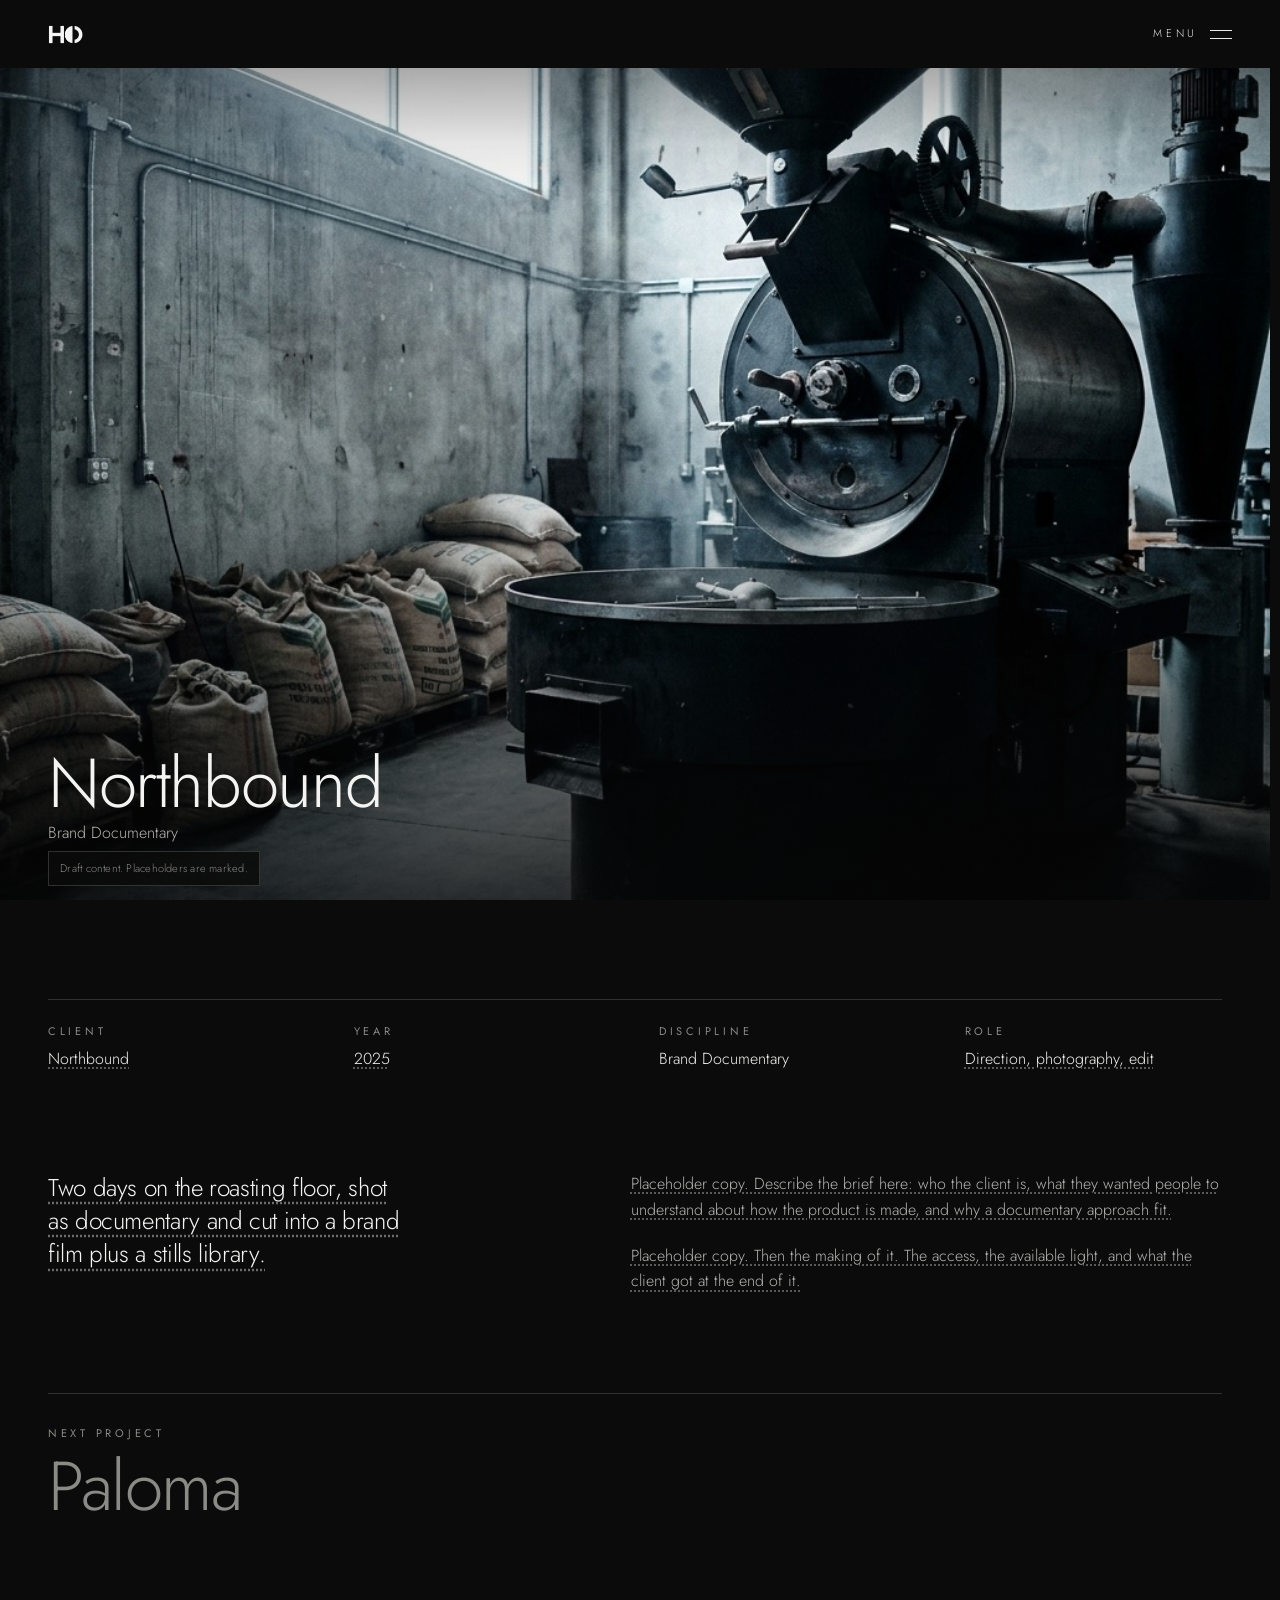
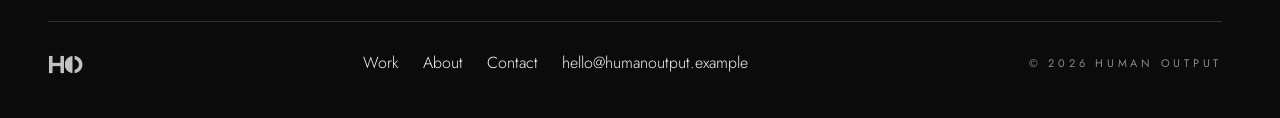
<file: work/northbound.html>
<!doctype html>
<html lang="en" class="no-js" data-draft="true">
<head>
<meta charset="utf-8">
<title>Northbound - HUMAN OUTPUT</title>
<meta name="viewport" content="width=device-width, initial-scale=1, viewport-fit=cover">
<meta name="description" content="Brand Documentary for Northbound.">
<meta name="theme-color" content="#0b0b0b">
<meta property="og:title" content="Northbound - HUMAN OUTPUT">
<meta property="og:description" content="Brand Documentary for Northbound.">
<meta property="og:type" content="website">
<meta property="og:image" content="../assets/og.jpg">
<meta name="twitter:card" content="summary_large_image">
<link rel="icon" href="../assets/favicon.png" sizes="256x256">
<link rel="apple-touch-icon" href="../assets/apple-touch-icon.png">
<link rel="preconnect" href="https://fonts.googleapis.com">
<link rel="preconnect" href="https://fonts.gstatic.com" crossorigin>
<link rel="stylesheet" href="https://fonts.googleapis.com/css2?family=Jost:wght@300;400;500&display=swap">
<link rel="stylesheet" href="../css/site.css">
</head>
<body>
<a class="skip-link" href="#main">Skip to content</a>
<header class="header">
  <a class="brand" href="../index.html" aria-label="HUMAN OUTPUT, home">
    <img src="../assets/monogram.png" alt="HUMAN OUTPUT" width="138" height="76" fetchpriority="high">
  </a>
  <button class="menu-toggle" type="button" aria-expanded="false" aria-controls="menu">
    <span class="menu-toggle__label-open">Menu</span>
    <span class="menu-toggle__label-close">Close</span>
    <span class="menu-toggle__bars" aria-hidden="true"><i></i><i></i></span>
  </button>
</header>

<div class="menu" id="menu">
  <div class="menu__body">
    <nav class="menu__nav" aria-label="Main">
      <a href="../index.html" aria-current="page">Work</a>
      <a href="../about.html">About</a>
      <a href="../contact.html">Contact</a>
    </nav>
    <nav class="menu__index" aria-label="Projects">
      <ul><li><a href="../work/marshall.html">Marshall</a></li><li><a href="../work/koto-athletic.html">Koto Athletic</a></li><li><a href="../work/northbound.html">Northbound</a></li><li><a href="../work/paloma.html">Paloma</a></li><li><a href="../work/slice.html">Slice</a></li></ul>
    </nav>
  </div>
  <div class="menu__foot">
    <a href="mailto:hello@humanoutput.example"><span class="sweep">hello@humanoutput.example</span></a>
    <p class="meta">&copy; 2026 HUMAN OUTPUT</p>
  </div>
</div>
<main id="main" class="page">
  <div class="hero">
    <img src="../media/northbound.jpg" alt="A cast iron coffee roaster in a concrete warehouse, sacks of green beans stacked along the wall." fetchpriority="high">
    <div class="frame__scrim"></div>
    <div class="hero__caption">
      <h1 class="hero__name">Northbound</h1>
      <p class="frame__disc">Brand Documentary</p>
    </div>
  </div>

  <div class="shell">
  <dl class="factsheet">
    <div><dt class="meta">Client</dt><dd><span class="ph">Northbound</span></dd></div>
    <div><dt class="meta">Year</dt><dd><span class="ph">2025</span></dd></div>
    <div><dt class="meta">Discipline</dt><dd>Brand Documentary</dd></div>
    <div><dt class="meta">Role</dt><dd><span class="ph">Direction, photography, edit</span></dd></div>
  </dl>

  <div class="duo">
    <p class="lead"><span class="ph">Two days on the roasting floor, shot as documentary and cut into a brand film plus a stills library.</span></p>
    <div class="prose">
      <p><span class="ph">Placeholder copy. Describe the brief here: who the client is, what they wanted people to understand about how the product is made, and why a documentary approach fit.</span></p>
      <p><span class="ph">Placeholder copy. Then the making of it. The access, the available light, and what the client got at the end of it.</span></p>
    </div>
  </div>


  <a class="next-work" href="paloma.html">
    <p class="meta">Next project</p>
    <p class="next-work__name">Paloma</p>
  </a>

<footer class="footer">
  <a class="brand" href="../index.html" aria-label="HUMAN OUTPUT, home">
    <img class="footer__mark" src="../assets/monogram.png" alt="HUMAN OUTPUT" width="138" height="76" loading="lazy">
  </a>
  <nav aria-label="Footer">
    <a href="../index.html"><span class="sweep">Work</span></a>
    <a href="../about.html"><span class="sweep">About</span></a>
    <a href="../contact.html"><span class="sweep">Contact</span></a>
    <a href="mailto:hello@humanoutput.example"><span class="sweep">hello@humanoutput.example</span></a>
  </nav>
  <p class="meta">&copy; 2026 HUMAN OUTPUT</p>
</footer>
  </div>
</main>

<!-- Remove data-draft="true" on <html> to hide all placeholder marking. -->
<p class="draft-chip">Draft content. Placeholders are marked.</p>
<script src="../js/site.js"></script>
</body>
</html>
</file>
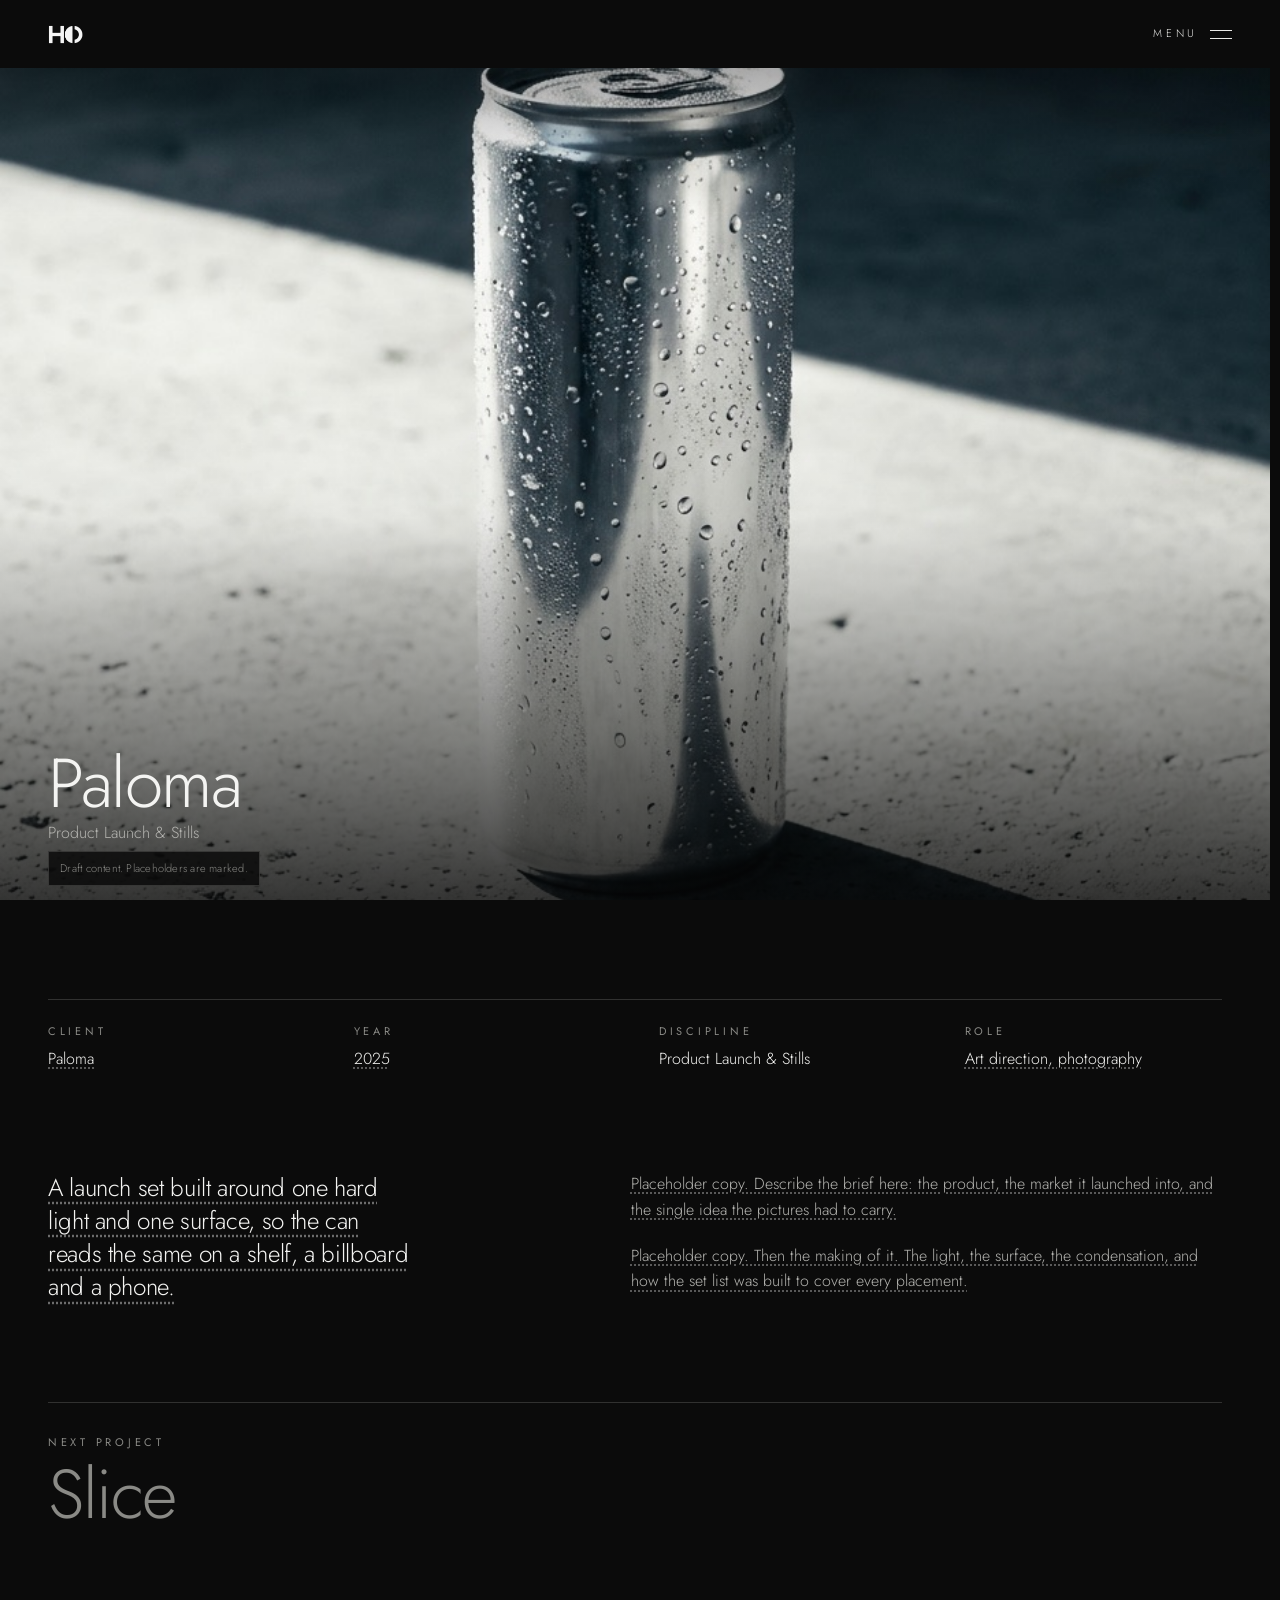
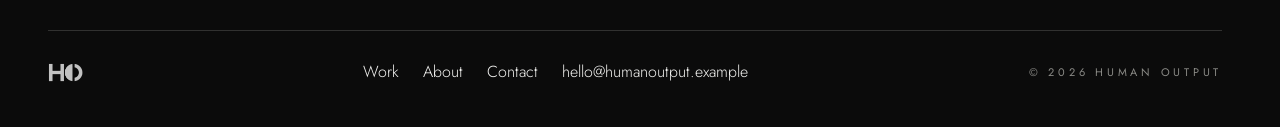
<file: work/paloma.html>
<!doctype html>
<html lang="en" class="no-js" data-draft="true">
<head>
<meta charset="utf-8">
<title>Paloma - HUMAN OUTPUT</title>
<meta name="viewport" content="width=device-width, initial-scale=1, viewport-fit=cover">
<meta name="description" content="Product Launch & Stills for Paloma.">
<meta name="theme-color" content="#0b0b0b">
<meta property="og:title" content="Paloma - HUMAN OUTPUT">
<meta property="og:description" content="Product Launch & Stills for Paloma.">
<meta property="og:type" content="website">
<meta property="og:image" content="../assets/og.jpg">
<meta name="twitter:card" content="summary_large_image">
<link rel="icon" href="../assets/favicon.png" sizes="256x256">
<link rel="apple-touch-icon" href="../assets/apple-touch-icon.png">
<link rel="preconnect" href="https://fonts.googleapis.com">
<link rel="preconnect" href="https://fonts.gstatic.com" crossorigin>
<link rel="stylesheet" href="https://fonts.googleapis.com/css2?family=Jost:wght@300;400;500&display=swap">
<link rel="stylesheet" href="../css/site.css">
</head>
<body>
<a class="skip-link" href="#main">Skip to content</a>
<header class="header">
  <a class="brand" href="../index.html" aria-label="HUMAN OUTPUT, home">
    <img src="../assets/monogram.png" alt="HUMAN OUTPUT" width="138" height="76" fetchpriority="high">
  </a>
  <button class="menu-toggle" type="button" aria-expanded="false" aria-controls="menu">
    <span class="menu-toggle__label-open">Menu</span>
    <span class="menu-toggle__label-close">Close</span>
    <span class="menu-toggle__bars" aria-hidden="true"><i></i><i></i></span>
  </button>
</header>

<div class="menu" id="menu">
  <div class="menu__body">
    <nav class="menu__nav" aria-label="Main">
      <a href="../index.html" aria-current="page">Work</a>
      <a href="../about.html">About</a>
      <a href="../contact.html">Contact</a>
    </nav>
    <nav class="menu__index" aria-label="Projects">
      <ul><li><a href="../work/marshall.html">Marshall</a></li><li><a href="../work/sbdw.html">SBDW</a></li><li><a href="../work/koto-athletic.html">Koto Athletic</a></li><li><a href="../work/paloma.html">Paloma</a></li><li><a href="../work/slice.html">Slice</a></li></ul>
    </nav>
  </div>
  <div class="menu__foot">
    <a href="mailto:hello@humanoutput.example"><span class="sweep">hello@humanoutput.example</span></a>
    <p class="meta">&copy; 2026 HUMAN OUTPUT</p>
  </div>
</div>
<main id="main" class="page">
  <div class="hero">
    <img src="../media/paloma.jpg" alt="A condensation covered aluminium can standing on concrete in hard directional sunlight." fetchpriority="high">
    <div class="frame__scrim"></div>
    <div class="hero__caption">
      <h1 class="hero__name">Paloma</h1>
      <p class="frame__disc">Product Launch &amp; Stills</p>
    </div>
  </div>

  <div class="shell">
  <dl class="factsheet">
    <div><dt class="meta">Client</dt><dd><span class="ph">Paloma</span></dd></div>
    <div><dt class="meta">Year</dt><dd><span class="ph">2025</span></dd></div>
    <div><dt class="meta">Discipline</dt><dd>Product Launch &amp; Stills</dd></div>
    <div><dt class="meta">Role</dt><dd><span class="ph">Art direction, photography</span></dd></div>
  </dl>

  <div class="duo">
    <p class="lead"><span class="ph">A launch set built around one hard light and one surface, so the can reads the same on a shelf, a billboard and a phone.</span></p>
    <div class="prose">
      <p><span class="ph">Placeholder copy. Describe the brief here: the product, the market it launched into, and the single idea the pictures had to carry.</span></p>
      <p><span class="ph">Placeholder copy. Then the making of it. The light, the surface, the condensation, and how the set list was built to cover every placement.</span></p>
    </div>
  </div>


  <a class="next-work" href="slice.html">
    <p class="meta">Next project</p>
    <p class="next-work__name">Slice</p>
  </a>

<footer class="footer">
  <a class="brand" href="../index.html" aria-label="HUMAN OUTPUT, home">
    <img class="footer__mark" src="../assets/monogram.png" alt="HUMAN OUTPUT" width="138" height="76" loading="lazy">
  </a>
  <nav aria-label="Footer">
    <a href="../index.html"><span class="sweep">Work</span></a>
    <a href="../about.html"><span class="sweep">About</span></a>
    <a href="../contact.html"><span class="sweep">Contact</span></a>
    <a href="mailto:hello@humanoutput.example"><span class="sweep">hello@humanoutput.example</span></a>
  </nav>
  <p class="meta">&copy; 2026 HUMAN OUTPUT</p>
</footer>
  </div>
</main>

<!-- Remove data-draft="true" on <html> to hide all placeholder marking. -->
<p class="draft-chip">Draft content. Placeholders are marked.</p>
<script src="../js/site.js"></script>
</body>
</html>
</file>
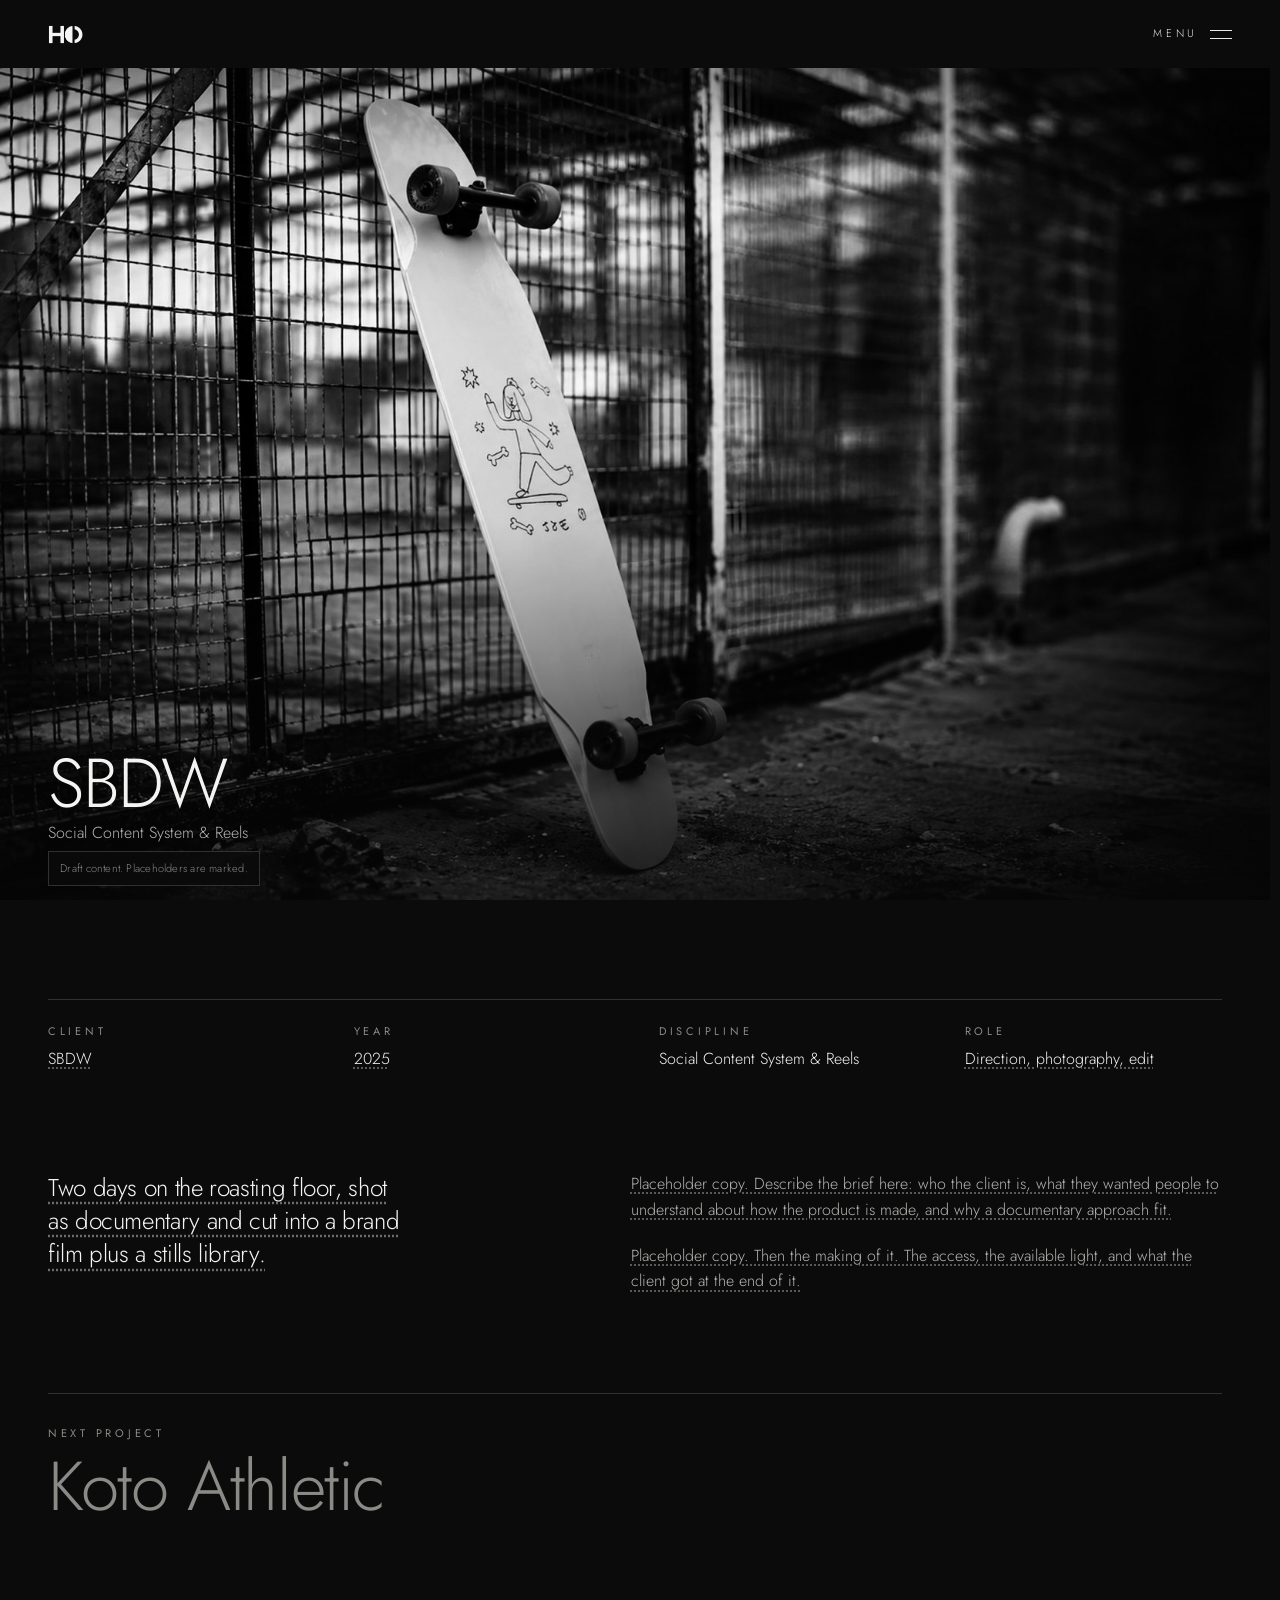
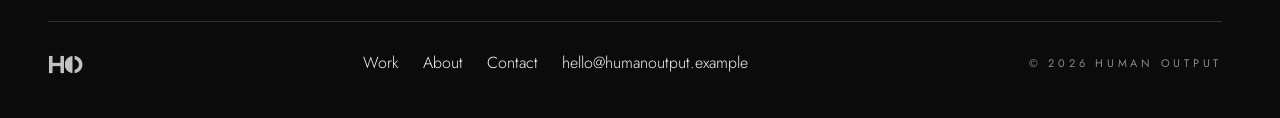
<file: work/sbdw.html>
<!doctype html>
<html lang="en" class="no-js" data-draft="true">
<head>
<meta charset="utf-8">
<title>SBDW - HUMAN OUTPUT</title>
<meta name="viewport" content="width=device-width, initial-scale=1, viewport-fit=cover">
<meta name="description" content="Social Content System &amp; Reels for SBDW.">
<meta name="theme-color" content="#0b0b0b">
<meta property="og:title" content="SBDW - HUMAN OUTPUT">
<meta property="og:description" content="Social Content System &amp; Reels for SBDW.">
<meta property="og:type" content="website">
<meta property="og:image" content="../assets/og.jpg">
<meta name="twitter:card" content="summary_large_image">
<link rel="icon" href="../assets/favicon.png" sizes="256x256">
<link rel="apple-touch-icon" href="../assets/apple-touch-icon.png">
<link rel="preconnect" href="https://fonts.googleapis.com">
<link rel="preconnect" href="https://fonts.gstatic.com" crossorigin>
<link rel="stylesheet" href="https://fonts.googleapis.com/css2?family=Jost:wght@300;400;500&display=swap">
<link rel="stylesheet" href="../css/site.css">
</head>
<body>
<a class="skip-link" href="#main">Skip to content</a>
<header class="header">
  <a class="brand" href="../index.html" aria-label="HUMAN OUTPUT, home">
    <img src="../assets/monogram.png" alt="HUMAN OUTPUT" width="138" height="76" fetchpriority="high">
  </a>
  <button class="menu-toggle" type="button" aria-expanded="false" aria-controls="menu">
    <span class="menu-toggle__label-open">Menu</span>
    <span class="menu-toggle__label-close">Close</span>
    <span class="menu-toggle__bars" aria-hidden="true"><i></i><i></i></span>
  </button>
</header>

<div class="menu" id="menu">
  <div class="menu__body">
    <nav class="menu__nav" aria-label="Main">
      <a href="../index.html" aria-current="page">Work</a>
      <a href="../about.html">About</a>
      <a href="../contact.html">Contact</a>
    </nav>
    <nav class="menu__index" aria-label="Projects">
      <ul><li><a href="../work/marshall.html">Marshall</a></li><li><a href="../work/sbdw.html">SBDW</a></li><li><a href="../work/koto-athletic.html">Koto Athletic</a></li><li><a href="../work/paloma.html">Paloma</a></li><li><a href="../work/slice.html">Slice</a></li></ul>
    </nav>
  </div>
  <div class="menu__foot">
    <a href="mailto:hello@humanoutput.example"><span class="sweep">hello@humanoutput.example</span></a>
    <p class="meta">&copy; 2026 HUMAN OUTPUT</p>
  </div>
</div>
<main id="main" class="page">
  <div class="hero" data-tint-wide="../media/sbdw-wide-colour.jpg" data-tint-tall="../media/sbdw-tall-colour.jpg" data-subject-wide="29,4,28,91" data-subject-tall="9,0,79,96">
    <picture>
      <source media="(max-aspect-ratio: 1/1)" srcset="../media/sbdw-tall.jpg" width="1080" height="1920">
      <img src="../media/sbdw-wide.jpg" width="1920" height="1080" alt="A yellow longboard standing upright against a rusted mesh fence on cracked concrete, its red wheels catching the last of the light." fetchpriority="high">
    </picture>
    <div class="frame__scrim"></div>
    <div class="hero__caption">
      <h1 class="hero__name">SBDW</h1>
      <p class="frame__disc">Social Content System &amp; Reels</p>
    </div>
  </div>

  <div class="shell">
  <dl class="factsheet">
    <div><dt class="meta">Client</dt><dd><span class="ph">SBDW</span></dd></div>
    <div><dt class="meta">Year</dt><dd><span class="ph">2025</span></dd></div>
    <div><dt class="meta">Discipline</dt><dd>Social Content System &amp; Reels</dd></div>
    <div><dt class="meta">Role</dt><dd><span class="ph">Direction, photography, edit</span></dd></div>
  </dl>

  <div class="duo">
    <p class="lead"><span class="ph">Two days on the roasting floor, shot as documentary and cut into a brand film plus a stills library.</span></p>
    <div class="prose">
      <p><span class="ph">Placeholder copy. Describe the brief here: who the client is, what they wanted people to understand about how the product is made, and why a documentary approach fit.</span></p>
      <p><span class="ph">Placeholder copy. Then the making of it. The access, the available light, and what the client got at the end of it.</span></p>
    </div>
  </div>


  <a class="next-work" href="koto-athletic.html">
    <p class="meta">Next project</p>
    <p class="next-work__name">Koto Athletic</p>
  </a>

<footer class="footer">
  <a class="brand" href="../index.html" aria-label="HUMAN OUTPUT, home">
    <img class="footer__mark" src="../assets/monogram.png" alt="HUMAN OUTPUT" width="138" height="76" loading="lazy">
  </a>
  <nav aria-label="Footer">
    <a href="../index.html"><span class="sweep">Work</span></a>
    <a href="../about.html"><span class="sweep">About</span></a>
    <a href="../contact.html"><span class="sweep">Contact</span></a>
    <a href="mailto:hello@humanoutput.example"><span class="sweep">hello@humanoutput.example</span></a>
  </nav>
  <p class="meta">&copy; 2026 HUMAN OUTPUT</p>
</footer>
  </div>
</main>

<!-- Remove data-draft="true" on <html> to hide all placeholder marking. -->
<p class="draft-chip">Draft content. Placeholders are marked.</p>
<script src="../js/site.js"></script>
<script src="../js/tint.js"></script>
</body>
</html>
</file>
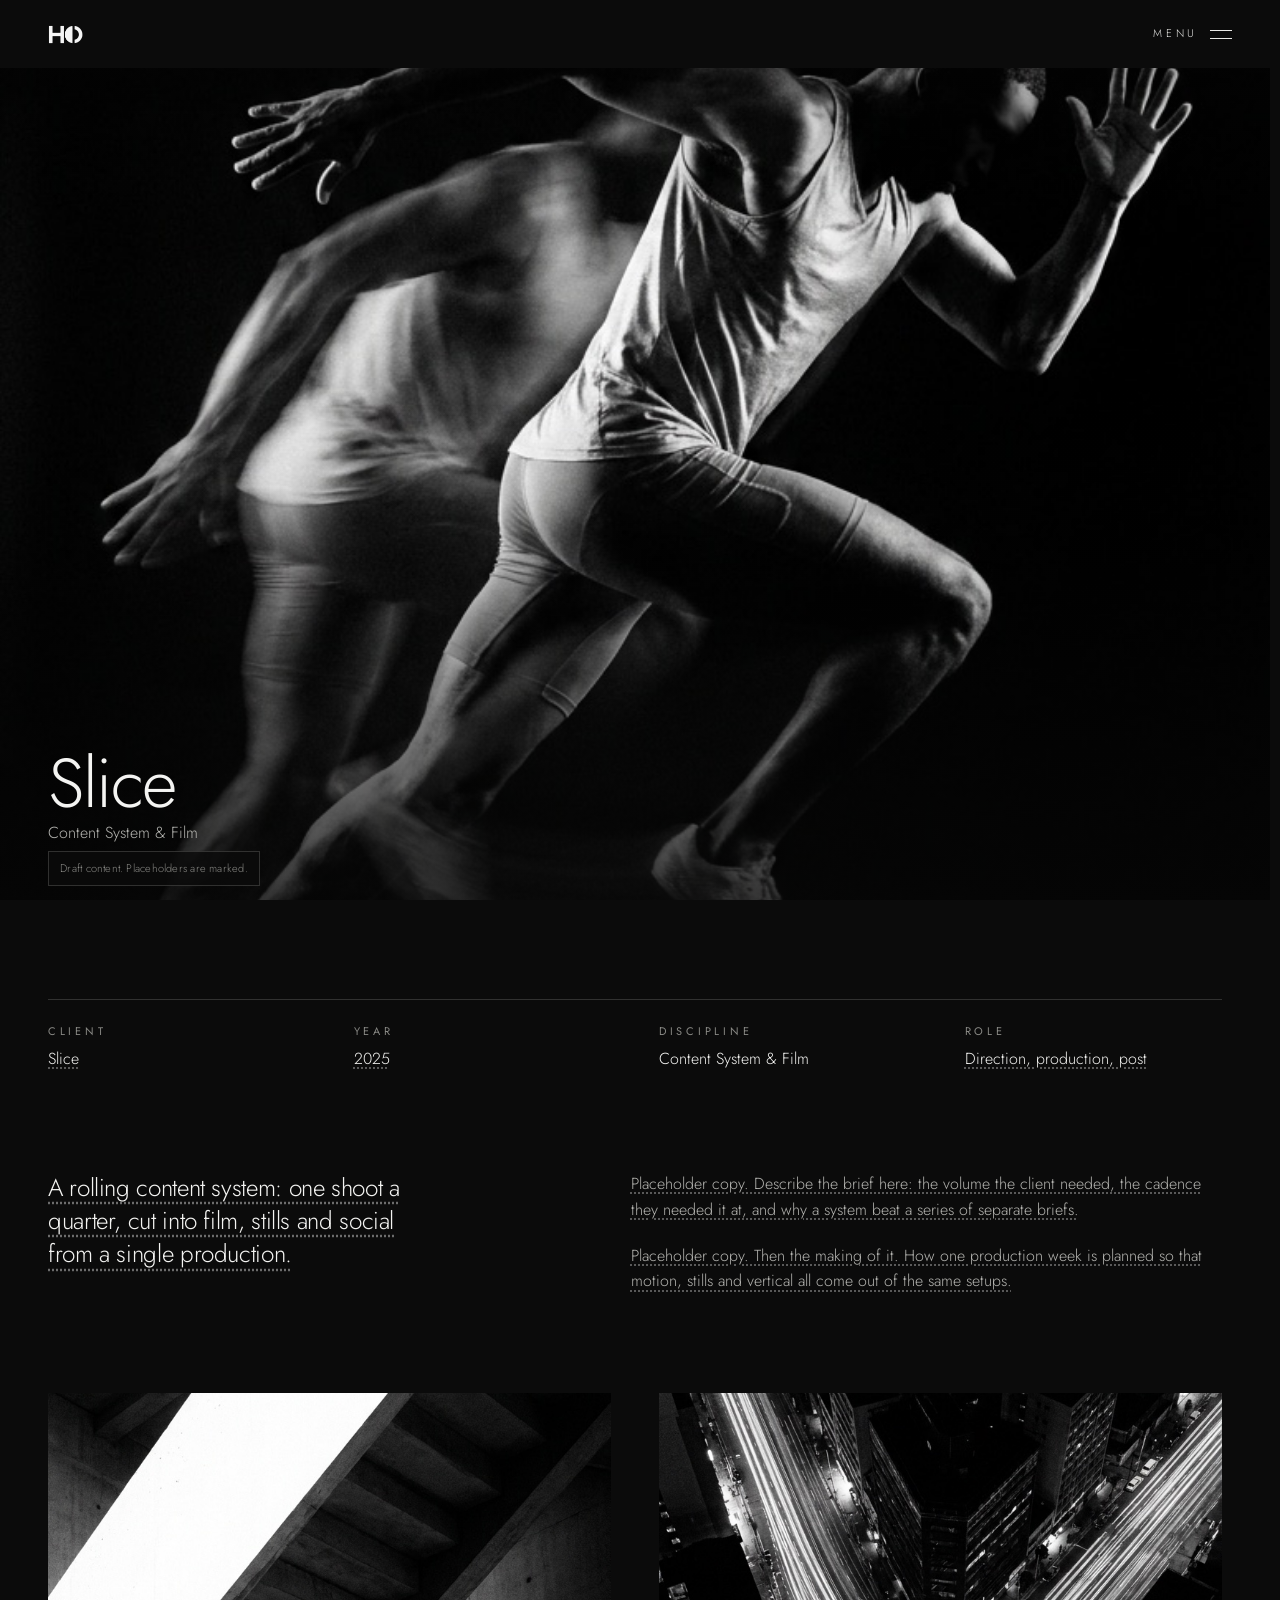
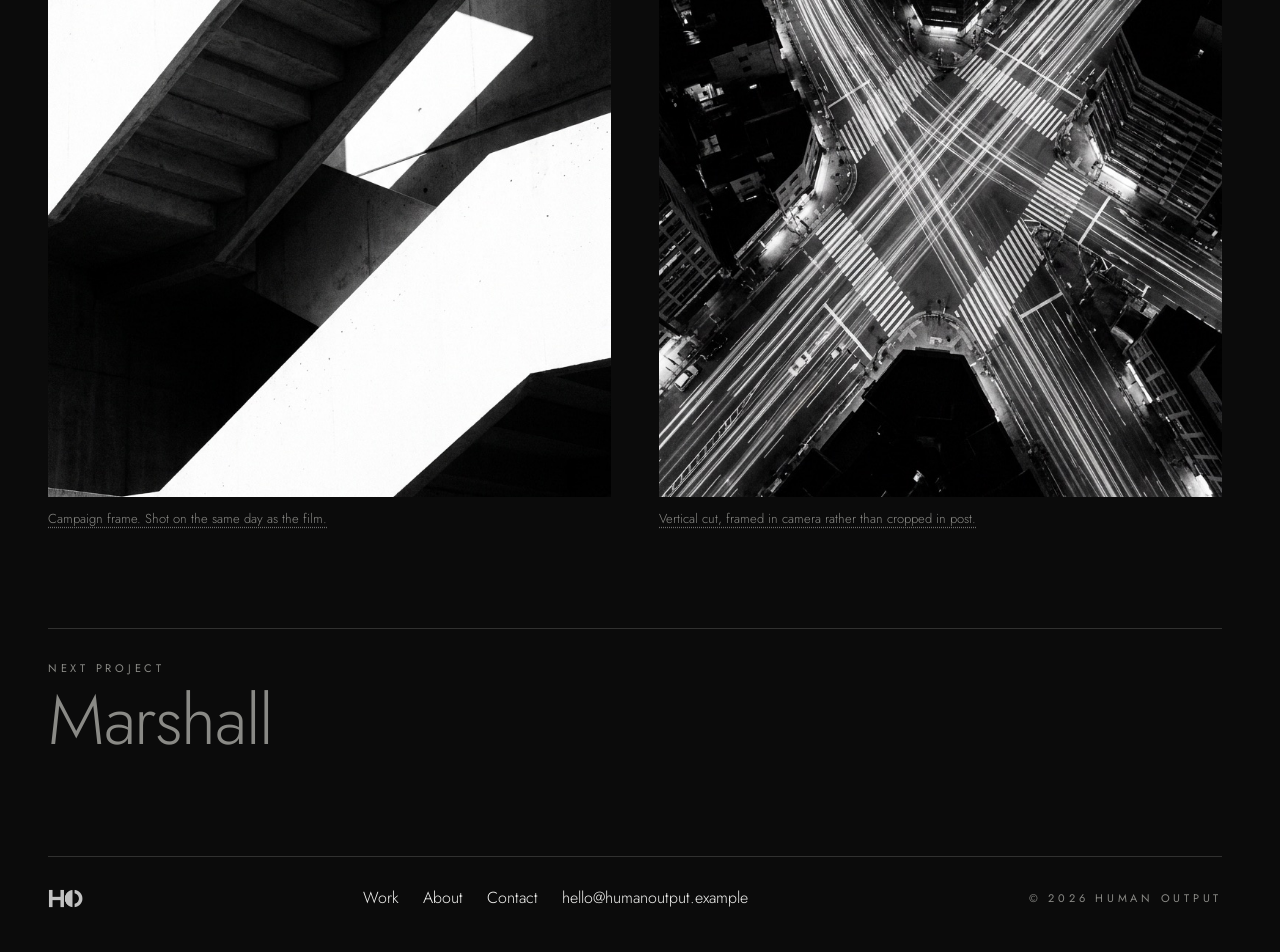
<file: work/slice.html>
<!doctype html>
<html lang="en" class="no-js" data-draft="true">
<head>
<meta charset="utf-8">
<title>Slice - HUMAN OUTPUT</title>
<meta name="viewport" content="width=device-width, initial-scale=1, viewport-fit=cover">
<meta name="description" content="Content System & Film for Slice.">
<meta name="theme-color" content="#0b0b0b">
<meta property="og:title" content="Slice - HUMAN OUTPUT">
<meta property="og:description" content="Content System & Film for Slice.">
<meta property="og:type" content="website">
<meta property="og:image" content="../assets/og.jpg">
<meta name="twitter:card" content="summary_large_image">
<link rel="icon" href="../assets/favicon.png" sizes="256x256">
<link rel="apple-touch-icon" href="../assets/apple-touch-icon.png">
<link rel="preconnect" href="https://fonts.googleapis.com">
<link rel="preconnect" href="https://fonts.gstatic.com" crossorigin>
<link rel="stylesheet" href="https://fonts.googleapis.com/css2?family=Jost:wght@300;400;500&display=swap">
<link rel="stylesheet" href="../css/site.css">
</head>
<body>
<a class="skip-link" href="#main">Skip to content</a>
<header class="header">
  <a class="brand" href="../index.html" aria-label="HUMAN OUTPUT, home">
    <img src="../assets/monogram.png" alt="HUMAN OUTPUT" width="138" height="76" fetchpriority="high">
  </a>
  <button class="menu-toggle" type="button" aria-expanded="false" aria-controls="menu">
    <span class="menu-toggle__label-open">Menu</span>
    <span class="menu-toggle__label-close">Close</span>
    <span class="menu-toggle__bars" aria-hidden="true"><i></i><i></i></span>
  </button>
</header>

<div class="menu" id="menu">
  <div class="menu__body">
    <nav class="menu__nav" aria-label="Main">
      <a href="../index.html" aria-current="page">Work</a>
      <a href="../about.html">About</a>
      <a href="../contact.html">Contact</a>
    </nav>
    <nav class="menu__index" aria-label="Projects">
      <ul><li><a href="../work/marshall.html">Marshall</a></li><li><a href="../work/sbdw.html">SBDW</a></li><li><a href="../work/koto-athletic.html">Koto Athletic</a></li><li><a href="../work/paloma.html">Paloma</a></li><li><a href="../work/slice.html">Slice</a></li></ul>
    </nav>
  </div>
  <div class="menu__foot">
    <a href="mailto:hello@humanoutput.example"><span class="sweep">hello@humanoutput.example</span></a>
    <p class="meta">&copy; 2026 HUMAN OUTPUT</p>
  </div>
</div>
<main id="main" class="page">
  <div class="hero">
    <img src="../media/slice-video.jpg" alt="A sprinter driving out of the blocks, caught in a multiple exposure against black." fetchpriority="high">
    <div class="frame__scrim"></div>
    <div class="hero__caption">
      <h1 class="hero__name">Slice</h1>
      <p class="frame__disc">Content System &amp; Film</p>
    </div>
  </div>

  <div class="shell">
  <dl class="factsheet">
    <div><dt class="meta">Client</dt><dd><span class="ph">Slice</span></dd></div>
    <div><dt class="meta">Year</dt><dd><span class="ph">2025</span></dd></div>
    <div><dt class="meta">Discipline</dt><dd>Content System &amp; Film</dd></div>
    <div><dt class="meta">Role</dt><dd><span class="ph">Direction, production, post</span></dd></div>
  </dl>

  <div class="duo">
    <p class="lead"><span class="ph">A rolling content system: one shoot a quarter, cut into film, stills and social from a single production.</span></p>
    <div class="prose">
      <p><span class="ph">Placeholder copy. Describe the brief here: the volume the client needed, the cadence they needed it at, and why a system beat a series of separate briefs.</span></p>
      <p><span class="ph">Placeholder copy. Then the making of it. How one production week is planned so that motion, stills and vertical all come out of the same setups.</span></p>
    </div>
  </div>

  <div class="plates plates--pair">
    <figure class="plate">
      <div class="bleed bleed--tall"><img src="../media/slice-campaign.jpg" alt="The underside of a brutalist concrete stair, photographed in high contrast black and white." loading="lazy"></div>
      <figcaption><span class="ph">Campaign frame. Shot on the same day as the film.</span></figcaption>
    </figure>
    <figure class="plate">
      <div class="bleed bleed--tall"><img src="../media/slice-social.jpg" alt="An overhead night view of a city intersection, traffic drawn out into long light trails." loading="lazy"></div>
      <figcaption><span class="ph">Vertical cut, framed in camera rather than cropped in post.</span></figcaption>
    </figure>
  </div>

  <a class="next-work" href="marshall.html">
    <p class="meta">Next project</p>
    <p class="next-work__name">Marshall</p>
  </a>

<footer class="footer">
  <a class="brand" href="../index.html" aria-label="HUMAN OUTPUT, home">
    <img class="footer__mark" src="../assets/monogram.png" alt="HUMAN OUTPUT" width="138" height="76" loading="lazy">
  </a>
  <nav aria-label="Footer">
    <a href="../index.html"><span class="sweep">Work</span></a>
    <a href="../about.html"><span class="sweep">About</span></a>
    <a href="../contact.html"><span class="sweep">Contact</span></a>
    <a href="mailto:hello@humanoutput.example"><span class="sweep">hello@humanoutput.example</span></a>
  </nav>
  <p class="meta">&copy; 2026 HUMAN OUTPUT</p>
</footer>
  </div>
</main>

<!-- Remove data-draft="true" on <html> to hide all placeholder marking. -->
<p class="draft-chip">Draft content. Placeholders are marked.</p>
<script src="../js/site.js"></script>
</body>
</html>
</file>
<file: css/site.css>
/* ============================================================
   HUMAN OUTPUT
   Creative Content & Production Studio
   ------------------------------------------------------------
   World:  "The shutter" - eleven vertical blades sweep each
           project into frame. See DESIGN.md.
   Ground: locked dark. No light mode, no accent colour.
   ============================================================ */

/* ---------- 1. Tokens ---------- */

:root {
  --ground:        #0b0b0b;
  --ground-2:      #141414;
  --ink:           #f4f4f2;
  --ink-2:         #b4b4b0;
  --ink-3:         #8a8a86;

  --rule:          rgb(244 244 242 / 0.16);
  --rule-strong:   rgb(244 244 242 / 0.38);

  --font: "Jost", "Futura", "Century Gothic", ui-sans-serif, system-ui, sans-serif;

  --t-meta:  0.6875rem;
  --t-sm:    0.8125rem;
  --t-body:  1rem;
  --t-lead:  1.125rem;
  --t-title: clamp(2.25rem, 5.4vw, 4.5rem);
  --t-hero:  clamp(2.75rem, 7vw, 6rem);

  --track-meta: 0.34em;
  --track-tight: -0.02em;

  --gut: clamp(1.25rem, 4vw, 3rem);
  --stack: clamp(4.5rem, 11vh, 9rem);

  --ease: cubic-bezier(0.16, 1, 0.3, 1);
  --dur: 0.5s;

  --header-h: 68px;

  /* set by JS from window.innerHeight, stable against mobile URL-bar resize */
  --vh: 100vh;

  /* shutter */
  --blades: 11;
}

@media (max-width: 640px) {
  :root { --header-h: 58px; }
}

/* ---------- 2. Reset ---------- */

*, *::before, *::after { box-sizing: border-box; }

html {
  background: var(--ground);
  color-scheme: dark;
  -webkit-text-size-adjust: 100%;
  /* Reserve the scrollbar gutter so locking scroll for the menu
     overlay does not shift the layout underneath it. */
  scrollbar-gutter: stable;
}

body {
  margin: 0;
  background: var(--ground);
  color: var(--ink);
  font-family: var(--font);
  font-weight: 300;
  font-size: var(--t-body);
  line-height: 1.62;
  -webkit-font-smoothing: antialiased;
  -moz-osx-font-smoothing: grayscale;
}

h1, h2, h3, p, figure, dl, dd, ul { margin: 0; padding: 0; }
ul { list-style: none; }
img { display: block; max-width: 100%; }
a { color: inherit; text-decoration: none; }
button { font: inherit; color: inherit; background: none; border: 0; cursor: pointer; }

/* ---------- 3. Browser surfaces ----------
   The parts we did not draw still carry the design. */

::selection { background: var(--ink); color: var(--ground); }

:focus-visible {
  outline: 2px solid var(--ink);
  outline-offset: 3px;
  border-radius: 0;
}
:focus:not(:focus-visible) { outline: none; }

html { scrollbar-color: #3a3a3a var(--ground); scrollbar-width: thin; }
::-webkit-scrollbar { width: 10px; height: 10px; }
::-webkit-scrollbar-track { background: var(--ground); }
::-webkit-scrollbar-thumb { background: #333; border: 3px solid var(--ground); }
::-webkit-scrollbar-thumb:hover { background: #4a4a4a; }

input, textarea { caret-color: var(--ink); }

/* ---------- 4. Type utilities ---------- */

.meta {
  font-size: var(--t-meta);
  font-weight: 400;
  letter-spacing: var(--track-meta);
  text-transform: uppercase;
  color: var(--ink-3);
  line-height: 1.4;
}

.lead {
  font-size: clamp(1.25rem, 1.9vw, 1.625rem);
  line-height: 1.36;
  letter-spacing: -0.015em;
  color: var(--ink);
  max-width: 26ch;
  font-weight: 300;
}

.prose p {
  max-width: 66ch;
  color: var(--ink-2);
  margin-bottom: 1.25em;
}
.prose p:last-child { margin-bottom: 0; }

/* Fixed, not absolute. On the index the document scroll IS the
   experience, so focusing an absolutely positioned off-screen link
   scrolls the reel back to the title card and takes the project link
   out of the tab order with it. */
.skip-link {
  position: fixed;
  left: var(--gut);
  top: -100px;
  z-index: 300;
  background: var(--ink);
  color: var(--ground);
  padding: 0.7rem 1.1rem;
  font-size: var(--t-meta);
  letter-spacing: var(--track-meta);
  text-transform: uppercase;
  transition: top 0.2s var(--ease);
}
.skip-link:focus { top: 1rem; }

/* Underline that sweeps in from the left on hover. */
.sweep {
  position: relative;
  display: inline-block;
  padding-bottom: 0.12em;
}
.sweep::after {
  content: "";
  position: absolute;
  left: 0; bottom: 0;
  width: 100%; height: 1px;
  background: currentColor;
  transform: scaleX(0);
  transform-origin: left center;
  transition: transform 0.45s var(--ease);
}
/* Hovering anywhere on the link, not only the text box itself, which
   is smaller than the link's line box. */
a:hover .sweep::after,
.sweep:hover::after,
a:focus-visible .sweep::after { transform: scaleX(1); }

/* ---------- 5. Header ---------- */

.header {
  position: fixed;
  inset: 0 0 auto 0;
  z-index: 120;
  height: var(--header-h);
  display: flex;
  align-items: center;
  justify-content: space-between;
  padding: 0 var(--gut);
  pointer-events: none;
  mix-blend-mode: difference;
}
.header > * { pointer-events: auto; }

.brand { display: block; line-height: 0; }
.brand img {
  height: 19px;
  width: auto;
}
@media (max-width: 640px) { .brand img { height: 16px; } }

.menu-toggle {
  display: flex;
  align-items: center;
  gap: 0.75rem;
  font-size: var(--t-meta);
  letter-spacing: var(--track-meta);
  text-transform: uppercase;
  color: var(--ink);
  padding: 0.5rem 0;
}
.menu-toggle__bars {
  position: relative;
  width: 22px;
  height: 9px;
  flex: none;
}
.menu-toggle__bars i {
  position: absolute;
  left: 0;
  width: 100%;
  height: 1px;
  background: currentColor;
  transition: transform 0.4s var(--ease), opacity 0.2s linear;
}
.menu-toggle__bars i:first-child { top: 0; }
.menu-toggle__bars i:last-child  { top: 8px; }
.menu-open .menu-toggle__bars i:first-child { transform: translateY(4px) rotate(45deg); }
.menu-open .menu-toggle__bars i:last-child  { transform: translateY(-4px) rotate(-45deg); }
.menu-toggle__label-close { display: none; }
.menu-open .menu-toggle__label-open { display: none; }
.menu-open .menu-toggle__label-close { display: inline; }

@media (max-width: 480px) {
  .menu-toggle__label-open,
  .menu-toggle__label-close { display: none; }
  .menu-open .menu-toggle__label-close { display: none; }
}

@media (max-width: 760px) {
  .menu__nav a { font-size: clamp(1.75rem, 9vw, 2.75rem); }
}

/* ---------- 6. Menu overlay ---------- */

.menu {
  position: fixed;
  inset: 0;
  z-index: 110;
  background: var(--ground);
  display: grid;
  grid-template-rows: 1fr auto;
  padding: calc(var(--header-h) + var(--gut)) var(--gut) var(--gut);
  opacity: 0;
  visibility: hidden;
  overflow-y: auto;
  overscroll-behavior: contain;
  transition: opacity 0.4s var(--ease), visibility 0s linear 0.4s;
}
.menu-open .menu {
  opacity: 1;
  visibility: visible;
  transition: opacity 0.4s var(--ease), visibility 0s;
}

.menu__body {
  display: grid;
  grid-template-columns: minmax(0, 1.6fr) minmax(0, 1fr);
  gap: 2.5rem var(--gut);
  align-items: center;
}
@media (max-width: 760px) {
  .menu__body { grid-template-columns: 1fr; align-items: start; align-content: center; }
}

.menu__nav {
  display: flex;
  flex-direction: column;
  justify-content: center;
  gap: clamp(0.25rem, 1.4vh, 0.75rem);
}

.menu__index ul {
  display: grid;
  gap: 0.55rem;
  border-top: 1px solid var(--rule);
  padding-top: 1.25rem;
}
.menu__index a {
  color: var(--ink-3);
  font-size: var(--t-body);
  transition: color 0.3s var(--ease);
}
.menu__index a:hover,
.menu__index a:focus-visible { color: var(--ink); }
@media (max-width: 760px) {
  .menu__index { margin-top: 0.5rem; }
  .menu__index ul { gap: 0.35rem; }
}
.menu__nav a {
  font-size: clamp(2rem, 8vw, 4.5rem);
  font-weight: 300;
  letter-spacing: var(--track-tight);
  line-height: 1.12;
  color: var(--ink-3);
  transition: color 0.3s var(--ease);
  width: max-content;
  max-width: 100%;
}
.menu__nav a:hover,
.menu__nav a:focus-visible { color: var(--ink); }
.menu__nav a[aria-current="page"] { color: var(--ink); }

.menu__foot {
  display: flex;
  flex-wrap: wrap;
  gap: 0.5rem 2.5rem;
  align-items: baseline;
  border-top: 1px solid var(--rule);
  padding-top: 1.25rem;
}

/* ---------- 7. The reel (index) ---------- */

.reel { position: relative; }

/* Frames are transparent. The frame waiting in front is already
   visible so its blades can wipe, so an opaque ground here would
   paint over the frame the visitor is actually looking at. The page
   ground comes from body; the closing frame supplies its own through
   .blade--solid. */
.frame {
  position: fixed;
  inset: 0;
  overflow: hidden;
  visibility: hidden;
  z-index: 1;
}
.frame.is-live { visibility: visible; }
.frame.is-front { z-index: 2; }
.frame.is-inert { pointer-events: none; }

/* Blades. Each is 1/11 of the frame and holds a copy of the image
   shifted left by its own index, so the eleven together rebuild the
   full-bleed photograph. --p drives the wipe via clip-path, which is
   paint-only: no layout is triggered on scroll. */
.frame__blades {
  position: absolute;
  inset: 0;
  z-index: 0;
}
/* Left and width are written in whole pixels by shutter.js, with a 1px
   overlap between neighbours. Fractional flex widths rasterise each
   blade against a half pixel and leave a hairline seam down the frame,
   which is plainly visible on a light photograph. */
.blade {
  position: absolute;
  top: 0;
  height: 100%;
  overflow: hidden;
  clip-path: inset(0 calc(100% - var(--p, 1) * 100%) 0 0);
}
.blade img {
  position: absolute;
  top: 0;
  height: 100%;
  max-width: none;
  object-fit: cover;
}
.blade--solid { background: var(--ground); }

/* Positioned elements paint above static ones in the same stacking
   context, so the blades need an explicit floor and frame content an
   explicit ceiling, or the blades cover the copy. */
.frame__link,
.card__inner,
.close__inner { position: relative; z-index: 1; }
.frame__link { position: absolute; inset: 0; display: block; }

/* The single image used before JS builds the blades, and in
   reduced-motion / no-JS mode. */
.frame__base {
  position: absolute;
  inset: 0;
  width: 100%;
  height: 100%;
  object-fit: cover;
}
.js .frame__base { display: none; }

/* Scrim so titles hold contrast over any photograph. */
.frame__scrim {
  position: absolute;
  inset: 0;
  background:
    linear-gradient(to bottom,
      rgb(6 6 6 / 0.34) 0%,
      rgb(6 6 6 / 0.10) 9%,
      transparent 18%),
    linear-gradient(to top,
      rgb(6 6 6 / 0.80) 0%,
      rgb(6 6 6 / 0.44) 22%,
      rgb(6 6 6 / 0.05) 46%,
      transparent 62%);
  pointer-events: none;
}

.frame__overlay {
  position: absolute;
  inset: 0;
  opacity: var(--caption-o, 1);
  pointer-events: none;
}

.frame__caption {
  position: absolute;
  left: var(--gut);
  right: var(--gut);
  bottom: clamp(2.5rem, 8vh, 4.5rem);
}
.frame__name {
  font-size: var(--t-title);
  font-weight: 300;
  letter-spacing: var(--track-tight);
  line-height: 1.04;
  margin-bottom: 0.55rem;
  max-width: 16ch;
}
.frame__disc { color: var(--ink-2); }

/* Client, then project, then discipline. Size carries the hierarchy so
   all three can hold the same tone against a photograph. */
.frame__tag,
.hero__tag {
  font-weight: 300;
  letter-spacing: var(--track-tight);
  line-height: 1.18;
  color: var(--ink-2);
  margin-top: -0.1rem;
  margin-bottom: 0.45rem;
}
.frame__tag { font-size: clamp(1.05rem, 2.2vw, 1.65rem); }
.hero__tag  { font-size: clamp(1.15rem, 2.4vw, 1.9rem); margin-bottom: 0.55rem; }

/* The tint. A colour copy of the frame, revealed through a circle that
   grows from the centre of the subject. Registering --tint-r as a length
   is what lets it transition at all; an unregistered custom property
   would jump straight to the end value. */
@property --tint-r {
  syntax: "<length>";
  inherits: false;
  initial-value: 0px;
}

.frame__tint {
  position: absolute;
  inset: 0;
  width: 100%;
  height: 100%;
  object-fit: cover;
  pointer-events: none;
  z-index: 0;
  --tint-r: 0px;
  -webkit-mask-image: radial-gradient(circle var(--tint-r) at var(--tint-x, 50%) var(--tint-y, 50%),
    #000 0%, #000 76%, rgb(0 0 0 / 0) 100%);
          mask-image: radial-gradient(circle var(--tint-r) at var(--tint-x, 50%) var(--tint-y, 50%),
    #000 0%, #000 76%, rgb(0 0 0 / 0) 100%);
  transition: --tint-r 480ms cubic-bezier(0.4, 0, 0.2, 1);
}
/* Colour arrives slower than it leaves. */
.frame__tint.is-on { transition-duration: 780ms; }

.reduced .frame__tint { transition: none; }
.frame__link:hover .frame__name .sweep::after,
.frame__link:focus-visible .frame__name .sweep::after { transform: scaleX(1); }

/* The frame link fills the viewport, so a ring on the link itself lands
   on the screen edges where nobody can see it. Put the indicator on the
   title, which is the visible affordance. */
.frame__link:focus-visible { outline: none; }
.frame__link:focus-visible .frame__name {
  outline: 2px solid var(--ink);
  outline-offset: 10px;
}

/* Title card, frame 0 */
.frame--card { display: grid; place-items: center; text-align: center; }
.card__inner { padding: 0 var(--gut); }
.card__wordmark {
  width: clamp(260px, 46vw, 620px);
  height: auto;
  margin: 0 auto 1.75rem;
}
.card__line {
  color: var(--ink-3);
  font-size: clamp(0.5625rem, 1.5vw, var(--t-meta));
  letter-spacing: clamp(0.18em, 0.9vw, 0.42em);
  text-transform: uppercase;
  font-weight: 400;
}

/* Closing frame */
.frame--close { display: grid; place-items: center; }
.close__inner {
  padding: 0 var(--gut);
  text-align: center;
  opacity: var(--caption-o, 1);
}
.close__head {
  font-size: var(--t-title);
  font-weight: 300;
  letter-spacing: var(--track-tight);
  line-height: 1.08;
  margin-bottom: 1.5rem;
}
.close__mail {
  font-size: clamp(1.0625rem, 1.7vw, 1.5rem);
  font-weight: 300;
  color: var(--ink);
}

/* Scroll runway: one 1.5x viewport block per frame, half for the last. */
.runway { position: relative; pointer-events: none; }
.runway > i {
  display: block;
  height: calc(var(--vh) * 1.5);
}
.runway > i:last-child { height: calc(var(--vh) * 0.5); }

/* ---------- 8. Progress ruler ---------- */

.ruler {
  position: fixed;
  right: var(--gut);
  top: 50%;
  transform: translateY(-50%);
  z-index: 90;
  display: flex;
  flex-direction: column;
  gap: 10px;
  pointer-events: none;
  mix-blend-mode: difference;
}
.ruler i {
  display: block;
  width: 18px;
  height: 1px;
  background: var(--ink);
  opacity: 0.3;
  transform-origin: right center;
  transition: opacity 0.4s var(--ease), transform 0.4s var(--ease);
}
.ruler i.on { opacity: 1; transform: scaleX(1.75); }

@media (max-width: 640px) { .ruler { display: none; } }

/* ---------- 9. Interior pages ---------- */

.page { padding-top: var(--header-h); }

.shell {
  padding-inline: var(--gut);
  max-width: 1560px;
  margin-inline: auto;
}

.bleed {
  position: relative;
  width: 100%;
  aspect-ratio: 16 / 9;
  overflow: hidden;
  background: var(--ground-2);
}
.bleed img { width: 100%; height: 100%; object-fit: cover; }
.bleed--tall { aspect-ratio: 4 / 5; }
.bleed--square { aspect-ratio: 1 / 1; }
.bleed--wide { aspect-ratio: 21 / 9; }

@media (max-width: 768px) {
  .bleed, .bleed--wide { aspect-ratio: 3 / 2; }
  .bleed--tall { aspect-ratio: 4 / 5; }
}

/* Project hero */
.hero {
  position: relative;
  height: calc(var(--vh) - var(--header-h));
  min-height: 420px;
  overflow: hidden;
}
.hero img { width: 100%; height: 100%; object-fit: cover; }
.hero__caption {
  position: absolute;
  left: var(--gut);
  right: var(--gut);
  bottom: clamp(2rem, 6vh, 3.5rem);
}
.hero__name {
  font-size: var(--t-title);
  font-weight: 300;
  letter-spacing: var(--track-tight);
  line-height: 1.04;
}

/* Meta grid: one hairline above the group, none between rows. */
.factsheet {
  display: grid;
  grid-template-columns: repeat(4, 1fr);
  gap: 2rem var(--gut);
  border-top: 1px solid var(--rule);
  padding-top: 1.5rem;
  margin-top: var(--stack);
}
.factsheet dt { margin-bottom: 0.4rem; }
.factsheet dd { font-size: var(--t-body); color: var(--ink); font-weight: 300; }

@media (max-width: 768px) {
  .factsheet { grid-template-columns: repeat(2, 1fr); }
}

/* Two-column text: statement left, detail right */
.duo {
  display: grid;
  grid-template-columns: minmax(0, 5fr) minmax(0, 6fr);
  gap: var(--stack) clamp(2rem, 7vw, 7rem);
  margin-top: var(--stack);
  align-items: start;
}
@media (max-width: 900px) {
  .duo { grid-template-columns: 1fr; gap: 2.25rem; }
}

/* Stacked full-bleed plates */
.plates { margin-top: var(--stack); display: grid; gap: var(--gut); }
.plates--pair { grid-template-columns: 1fr 1fr; }
@media (max-width: 768px) { .plates--pair { grid-template-columns: 1fr; } }
.plate figcaption {
  margin-top: 0.75rem;
  font-size: var(--t-sm);
  line-height: 1.5;
  color: var(--ink-3);
  max-width: 44ch;
}

.plates--single .plate {
  display: grid;
  grid-template-columns: minmax(0, 7fr) minmax(0, 3fr);
  gap: var(--gut);
  align-items: end;
}
.plates--single .plate figcaption { margin-top: 0; padding-bottom: 0.35rem; }
@media (max-width: 768px) {
  .plates--single .plate { grid-template-columns: 1fr; gap: 0.75rem; }
  .plates--single .plate figcaption { padding-bottom: 0; }
}

/* Next project */
.next-work {
  display: block;
  margin-top: var(--stack);
  border-top: 1px solid var(--rule);
  padding: 2rem 0 0;
}
.next-work__name {
  font-size: var(--t-title);
  font-weight: 300;
  letter-spacing: var(--track-tight);
  line-height: 1.05;
  color: var(--ink-3);
  transition: color 0.35s var(--ease);
  margin-top: 0.5rem;
}
.next-work:hover .next-work__name,
.next-work:focus-visible .next-work__name { color: var(--ink); }

/* About */
.statement {
  font-size: clamp(1.5rem, 3.4vw, 2.5rem);
  font-weight: 300;
  letter-spacing: var(--track-tight);
  line-height: 1.2;
  max-width: 24ch;
}
.capabilities {
  display: grid;
  grid-template-columns: repeat(3, 1fr);
  gap: var(--stack) var(--gut);
  margin-top: var(--stack);
  border-top: 1px solid var(--rule);
  padding-top: 2rem;
}
@media (max-width: 900px) { .capabilities { grid-template-columns: 1fr 1fr; } }
@media (max-width: 560px) { .capabilities { grid-template-columns: 1fr; gap: 2.25rem; } }
.capability h2 {
  font-size: var(--t-lead);
  font-weight: 400;
  letter-spacing: var(--track-tight);
  margin-bottom: 0.5rem;
}
.capability p { color: var(--ink-2); font-size: var(--t-sm); max-width: 34ch; }

/* Contact */
.contact-head {
  font-size: var(--t-hero);
  font-weight: 300;
  letter-spacing: var(--track-tight);
  line-height: 1.06;
  max-width: 12ch;
}
.contact-rows {
  margin-top: var(--stack);
  border-top: 1px solid var(--rule);
}
.contact-row {
  display: grid;
  grid-template-columns: minmax(140px, 1fr) minmax(0, 3fr);
  gap: 1rem var(--gut);
  padding: 1.6rem 0;
}
.contact-row + .contact-row { border-top: 1px solid var(--rule); }
.contact-row__value { font-size: var(--t-lead); font-weight: 300; }
@media (max-width: 640px) {
  .contact-row { grid-template-columns: 1fr; gap: 0.5rem; }
}

/* ---------- 10. Footer ---------- */

.footer {
  margin-top: var(--stack);
  border-top: 1px solid var(--rule);
  padding: 1.75rem 0 2.5rem;
  display: flex;
  flex-wrap: wrap;
  gap: 1rem 2.5rem;
  align-items: center;
  justify-content: space-between;
}
.footer__mark { height: 15px; width: auto; opacity: 0.75; }
.footer nav { display: flex; flex-wrap: wrap; gap: 1.5rem; }

/* ---------- 11. Draft placeholder marking ----------
   Delete data-draft on <html> to ship clean. */

.ph { color: inherit; }
[data-draft="true"] .ph {
  text-decoration: underline dotted rgb(244 244 242 / 0.42);
  text-underline-offset: 0.28em;
}
.draft-chip { display: none; }
[data-draft="true"] .draft-chip {
  display: block;
  position: fixed;
  left: var(--gut);
  bottom: 0.9rem;
  z-index: 130;
  font-size: 0.6875rem;
  letter-spacing: 0.02em;
  color: var(--ink-3);
  background: rgb(11 11 11 / 0.86);
  border: 1px solid var(--rule);
  padding: 0.45rem 0.7rem;
  pointer-events: none;
  max-width: calc(100vw - var(--gut) * 2);
}
@media (max-width: 640px) { [data-draft="true"] .draft-chip { display: none; } }

/* ---------- 12. Reduced motion / no JS ----------
   The reel unstacks into ordinary full-bleed sections.
   Nothing is lost but the wipe. */

.no-js .reel .frame,
.reduced .reel .frame {
  position: relative;
  inset: auto;
  background: var(--ground);
  visibility: visible;
  height: var(--vh);
  min-height: 420px;
  z-index: auto;
  pointer-events: auto;
}
.no-js .runway,
.reduced .runway { display: none; }
.no-js .frame__blades,
.reduced .frame__blades { display: none; }
.no-js .frame__base,
.reduced .frame__base { display: block; }
.no-js .frame__caption,
.reduced .frame__caption { opacity: 1; }
.no-js .close__inner,
.reduced .close__inner { opacity: 1; }
.no-js .ruler,
.reduced .ruler { display: none; }

@media (prefers-reduced-motion: reduce) {
  *, *::before, *::after {
    animation-duration: 0.01ms !important;
    animation-iteration-count: 1 !important;
    transition-duration: 0.01ms !important;
    scroll-behavior: auto !important;
  }
}

/* ---------- 13. Title card entrance ---------- */

@media (prefers-reduced-motion: no-preference) {
  .js .frame--card .card__inner {
    animation: cardIn 1.1s var(--ease) both;
  }
}
@keyframes cardIn {
  from { opacity: 0; transform: translateY(14px); }
  to   { opacity: 1; transform: none; }
}
</file>
<file: css/hero-water.css>
/* ============================================================
   HUMAN OUTPUT - the water hero (alternate title card)
   ------------------------------------------------------------
   Loaded only by hero-water.html. index.html never sees this
   file, so the shipped title card is untouched.

   .is-water lands on <html> only once the context, the shaders
   and the float target have all come up. Until then, and for
   ever on a machine that cannot run it, the authored card is
   what shows.
   ============================================================ */

.card__water {
  position: absolute;
  inset: 0;
  display: block;
  width: 100%;
  height: 100%;
  z-index: 0;
  /* A finger has to be able to scroll the reel. Horizontal drags
     still reach the surface; vertical ones belong to the page. */
  touch-action: pan-y;
}

/* The mark now lives in the texture. The markup stays exactly
   where it was, at zero opacity, so it is still read aloud, still
   found by search, and still measured by the script that draws
   the texture - which is how the two versions stay identical at
   every viewport width. */
.is-water .frame--card .card__inner {
  /* site.css fades this up with animation-fill-mode: both, and a
     filled animation outranks a normal declaration, so the entry
     has to be cancelled before opacity will take. */
  animation: none;
  opacity: 0;
  pointer-events: none;
}

/* The static card fades up on load; so does this, in the same
   time, so choosing between the two is a choice about the water
   and not about the entrance. */
@media (prefers-reduced-motion: no-preference) {
  .js.is-water .frame--card .card__water {
    animation: waterIn 1.1s var(--ease) both;
  }
}
@keyframes waterIn {
  from { opacity: 0; }
  to   { opacity: 1; }
}

/* ---- colour on a wave (the reel) --------------------------- */

.frame__ripple {
  position: absolute;
  inset: 0;
  display: block;
  width: 100%;
  height: 100%;
  z-index: 0;
  pointer-events: none;
}

/* While the canvas is up it draws the whole frame: the monochrome
   photograph and the colour flooding through it. The layers it stands
   in for come out of the compositor's way, because blending a
   viewport-sized canvas over eleven clipped photographs every frame
   measured three times what drawing it costs. Both come back the
   moment it stands down, so the shutter finds them where it left
   them - and if the canvas never came up, they were never touched. */
.frame.has-ripple .frame__blades,
.frame.has-ripple .frame__tint { display: none; }
.frame:not(.has-ripple) .frame__ripple { display: none; }

/* The colour moves at the pace of the water now, not at the pace of a
   hover state. site.css runs 780ms out and 480ms back for the shipped
   reel; this version is slower on both, and js/frame-ripple.js carries
   the same two numbers so that the canvas and this layer agree. They
   have to: this one takes the colour over for the length of a scroll,
   and the handover in either direction must land where the other left
   off. Change one, change both. */
.frame__tint { transition-duration: 900ms; }
.frame__tint.is-on { transition-duration: 2200ms; }
</file>
